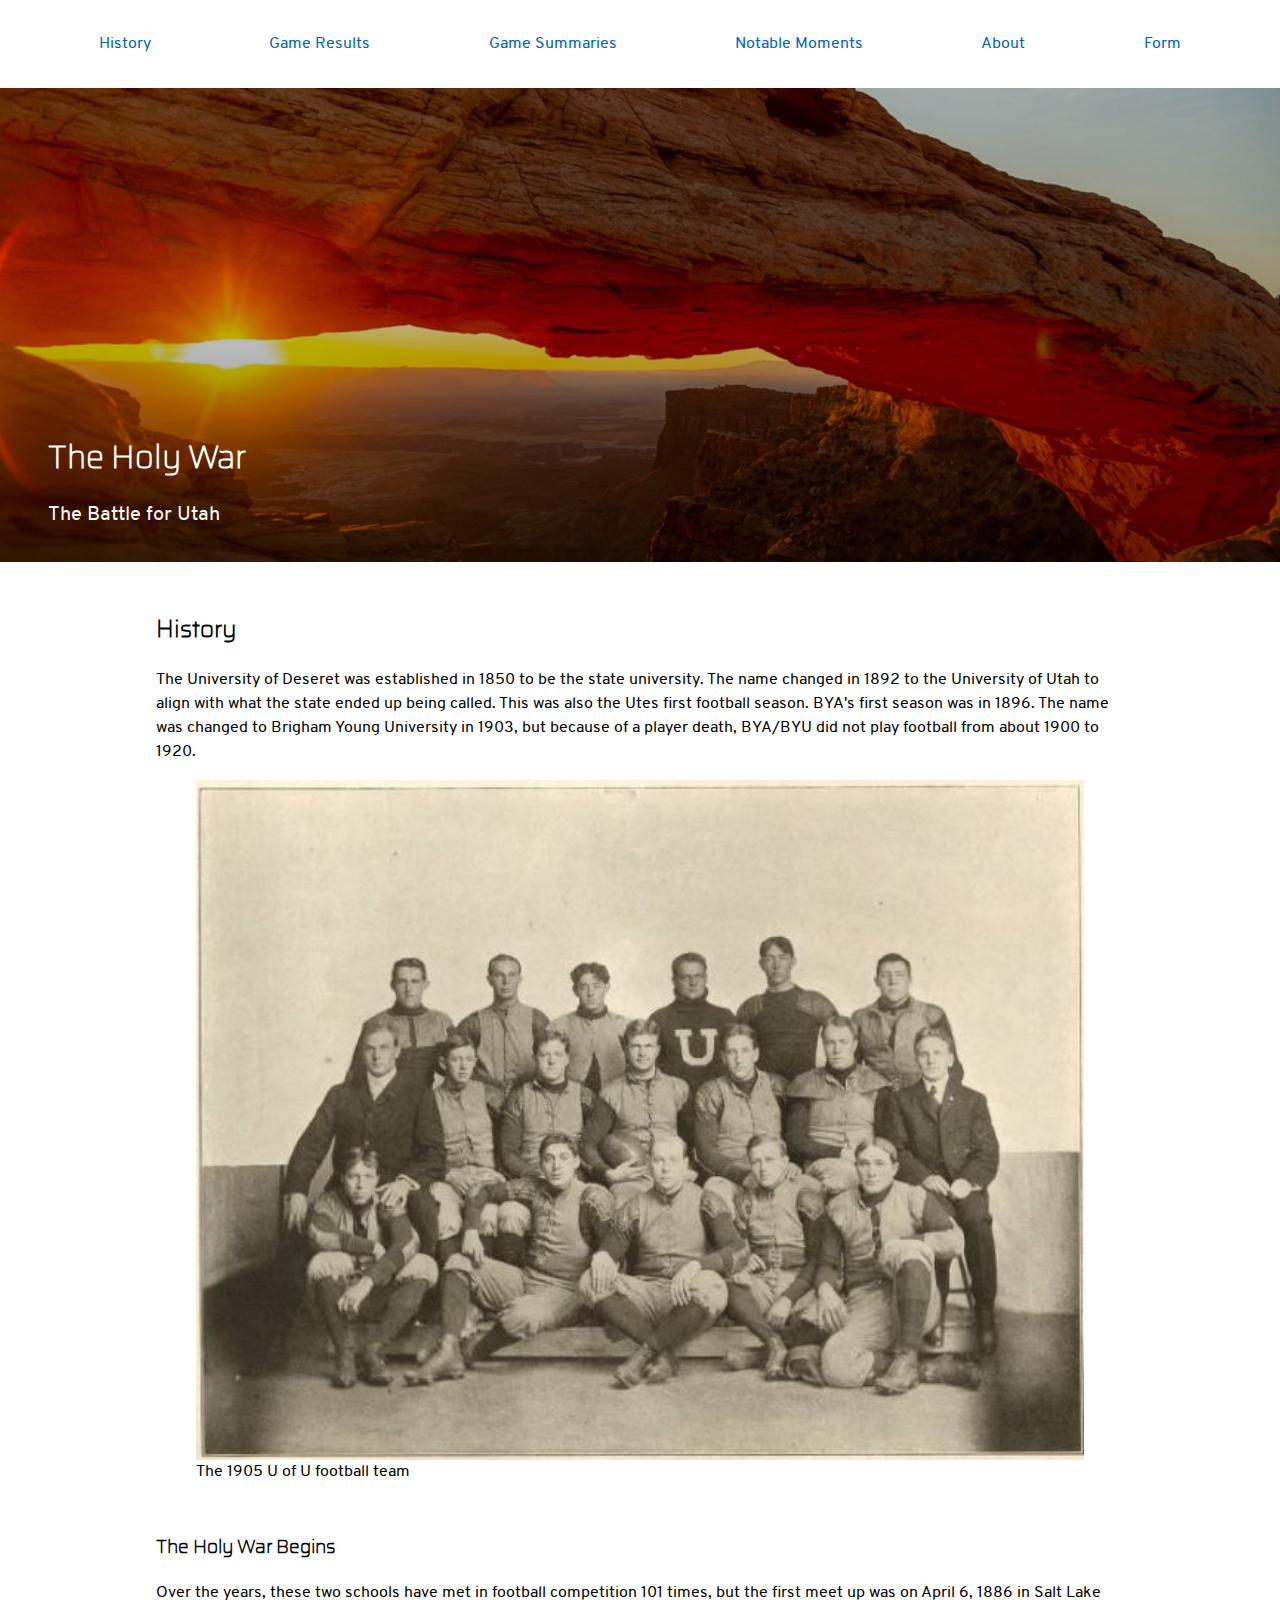
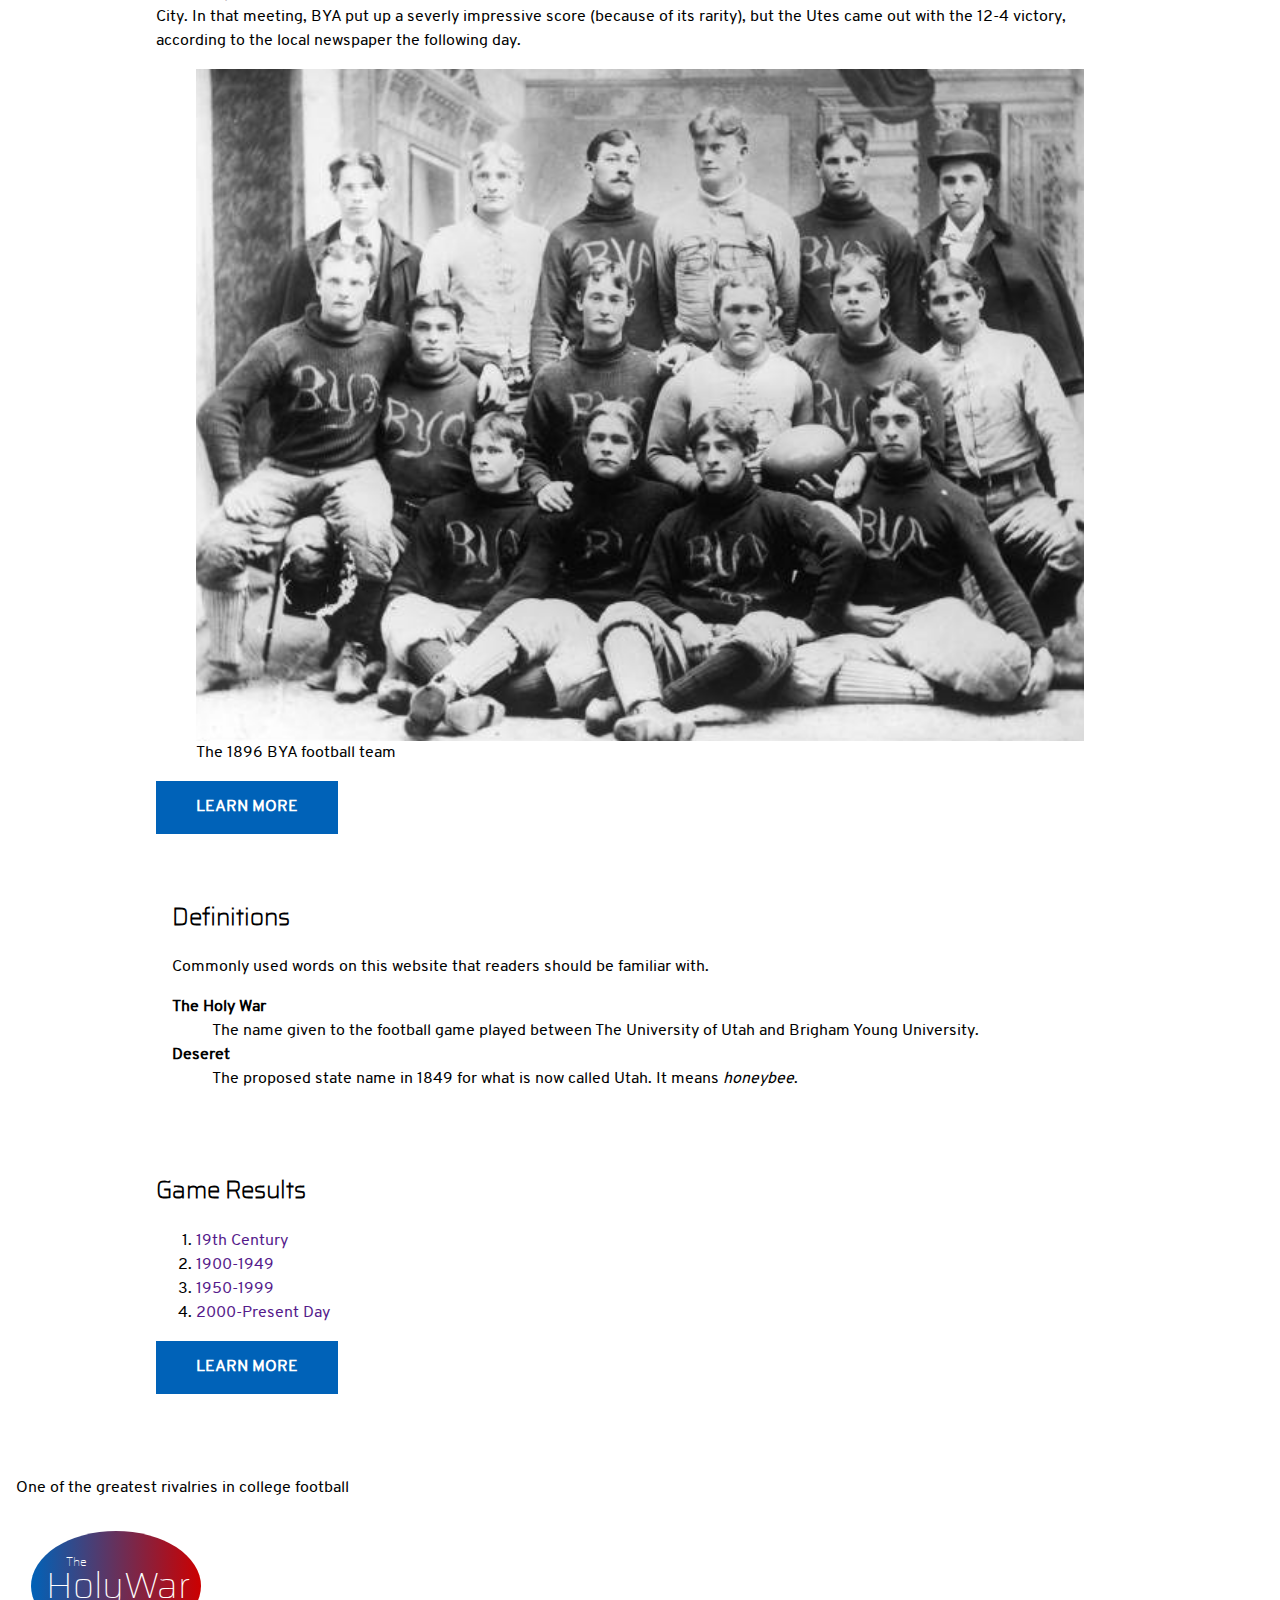
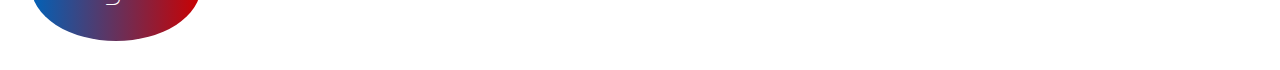
<file: index.html>
<!DOCTYPE html>
<html lang="en">
    <head>
        <meta charset="UTF-8">
        <meta http-equiv="X-UA-Compatible" content="IE=edge">
        <meta name="viewport" content="width=device-width, initial-scale=1.0">
        <meta name="description" content="A detailed history of one of college football's greatest 
        rivalries: BYU vs. U of U.">
        <!-- favicons -->
        <link rel="apple-touch-icon" sizes="180x180" href="./apple-touch-icon.png">
        <link rel="icon" type="image/png" sizes="32x32" href="./favicon-32x32.png">
        <link rel="icon" type="image/png" sizes="16x16" href="./favicon-16x16.png">
        <link rel="manifest" href="./site.webmanifest">
        <link rel="mask-icon" href="./safari-pinned-tab.svg" color="#5bbad5">
        <link rel="shortcut icon" href="./favicon.ico">
        <meta name="msapplication-TileColor" content="#da532c">
        <meta name="msapplication-config" content="./browserconfig.xml">
        <meta name="theme-color" content="#ffffff">

        <title>The Holy War</title>

        <link rel="stylesheet" href="styles/normalize.css"/>
        <link rel="stylesheet" href="webfontkit/stylesheet.css"/>
        <link rel="stylesheet" href="styles/main.css"/>
    </head>

    <body class="form">
        <header>
            <nav>
                <ul>
                    <li><a href="history/index.html">History</a></li>
                    <li><a href="games/results/index.html">Game Results</a></li>
                    <li><a href="games/summaries/index.html">Game Summaries</a></li>
                    <li><a href="games/moments/index.html">Notable Moments</a></li>
                    <li><a href="about/index.html">About</a></li>
                    <li><a href="form/index.html">Form</a></li>
                </ul>
            </nav>
        </header>
        <div class="hero">
            <picture>
                <source srcset="images/hero-1600.jpg"
                        media="(min-width: 901px)">
                <source srcset="images/hero-900.jpg"
                        media="(min-width: 501px)">
                <source srcset="images/hero-600.jpg"
                        media="(max-width: 500px)">
                <img src="images/hero-900.jpg" alt="Image of a Utah redrock arch at sunset">
            </picture>
            <div class="text-overlay">
                <h1 class="heading">The Holy War</h1>
                <p class="h1">The Battle for Utah</p>
            </div>
        </div>
        <!-- This is very much just a shell of what I hope this to be. I do not yet have the knowledge 
        of how to do what I want the website to do. -->
        <main>
            <article class="panel">
                <div class="text-wrapper">
                    <h2 class="heading">History</h2>
                    <p>The University of Deseret was established in 1850 to be the state university. The 
                    name changed in 1892 to the University of Utah to align with what the state ended up 
                    being called. This was also the Utes first football season. BYA's first season was in 
                    1896. The name was changed to Brigham Young University in 1903, but because of a 
                    player death, BYA/BYU did not play football from about 1900 to 1920.</p>
                </div>
                <div class="image-wrapper left">
                    <figure>
                        <img src="images/1905-Utah-football-team.jpg" alt="Image of the 1905 U of U football 
                        team" widthloading="lazy">
                        <figcaption>The 1905 U of U football team</figcaption>
                    </figure>
                </div>
            </article>
            <article class="panel">
                <div class="text-wrapper left">
                    <section>
                        <h3 class="heading">The Holy War Begins</h3>
                        <p>Over the years, these two schools have met in football competition 101 times,
                        but the first meet up was on April 6, 1886 in Salt Lake City. In that meeting, 
                        BYA put up a severly impressive score (because of its rarity), but the Utes came 
                        out with the 12-4 victory, according to the local newspaper the following day.</p> 
                    </section>
                </div>
                <div class="image-wrapper">
                    <figure>
                        <img src="images/1896-BYA-football-team.png" alt="Image of the 1896 BYA football team" 
                        width="600" loading="lazy">
                        <figcaption>The 1896 BYA football team</figcaption>
                    </figure>
                </div>
                <a href="" class="button">Learn More</a>  
            </article>
            <aside>
                <h2 class="heading">Definitions</h2>
                    <p>Commonly used words on this website that readers should be familiar with.</p>
                    <dl>
                        <dt><strong>The Holy War</strong></dt>
                        <dd>The name given to the football game played between The University of Utah and 
                        Brigham Young University.</dd>
                        <dt><strong>Deseret</strong></dt>
                        <dd>The proposed state name in 1849 for what is now called Utah. It means <em>honeybee</em>.</dd>
                    </dl>
            </aside>
            <article class="panel">
                <h2 class="heading">Game Results</h2>
                    <ol>
                        <li><a href="">19th Century</a></li>
                        <li><a href="">1900-1949</a></li>
                        <li><a href="">1950-1999</a></li>
                        <li><a href="">2000-Present Day</a></li>
                    </ol>
                    <a href="" class="button">Learn More</a>
            </article>
        </main>
        <footer>
            <p>One of the greatest rivalries in college football</p>
            <svg height="130" width="500">
                <defs>
                  <linearGradient id="grad1" x1="0%" y1="0%" x2="100%" y2="0%">
                    <stop offset="0%" style="stop-color: #0062B8;stop-opacity:1" />
                    <stop offset="100%" style="stop-color: #CC0000;stop-opacity:1" />
                  </linearGradient>
                </defs>
                <ellipse cx="100" cy="70" rx="85" ry="55" fill="url(#grad1)" />
                <text fill="#fff" font-size="12" font-family="sairathin" x="50" y="50">The</text>
                <text fill="#fff" font-size="36" font-family="sairathin" x="30" y="82">HolyWar</text>
              </svg>
        </footer>
    </body>
</html>
</file>
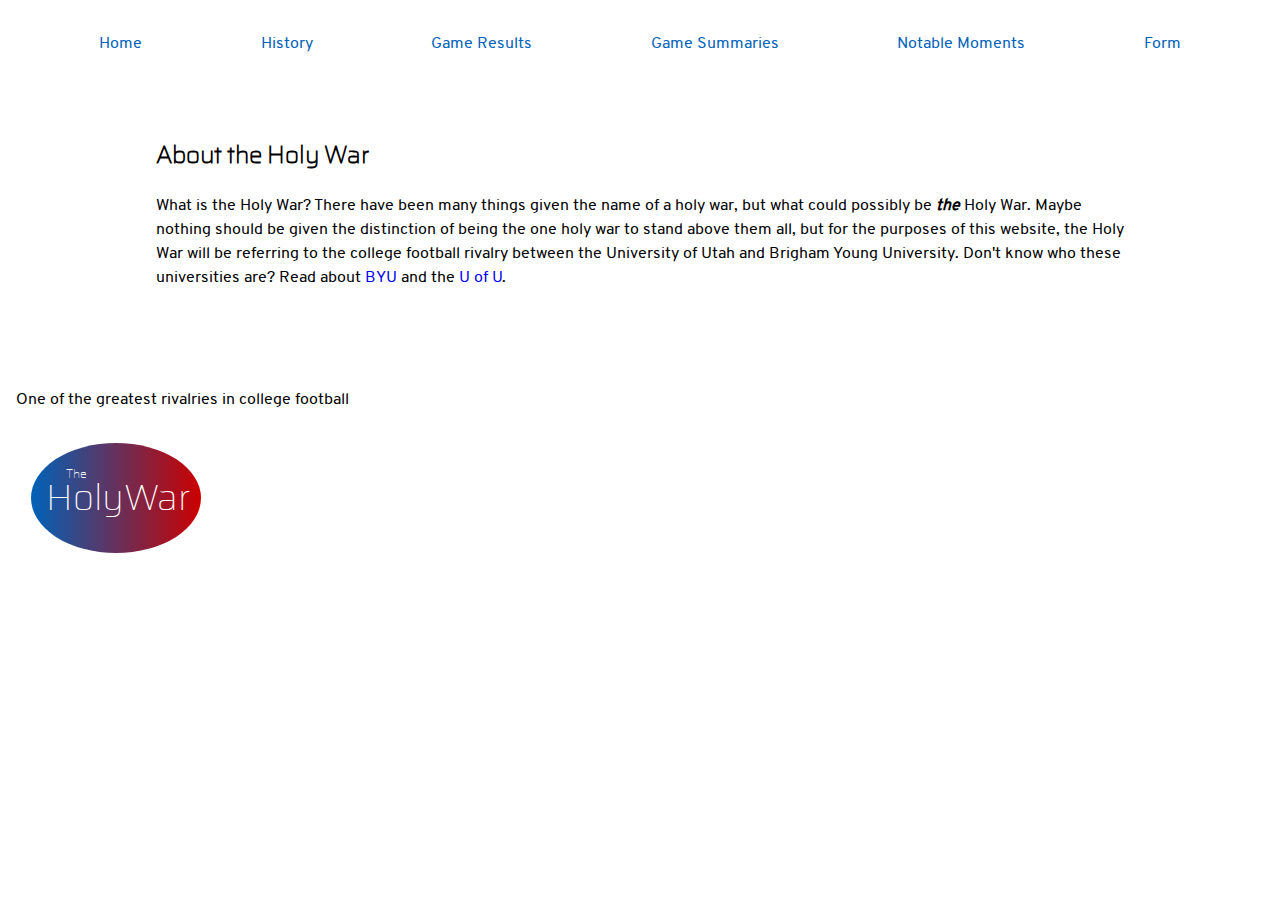
<file: about/index.html>
<!DOCTYPE html>
<html lang="en">
    <head>
        <meta charset="UTF-8">
        <meta http-equiv="X-UA-Compatible" content="IE=edge">
        <meta name="viewport" content="width=device-width, initial-scale=1.0">
        <meta name="description" content="A history of one of college football's finest rivalries, known as 
        the Holy War.">
        <!-- favicons -->
        <link rel="apple-touch-icon" sizes="180x180" href="./apple-touch-icon.png">
        <link rel="icon" type="image/png" sizes="32x32" href="./favicon-32x32.png">
        <link rel="icon" type="image/png" sizes="16x16" href="./favicon-16x16.png">
        <link rel="manifest" href="./site.webmanifest">
        <link rel="mask-icon" href="./safari-pinned-tab.svg" color="#5bbad5">
        <link rel="shortcut icon" href="./favicon.ico">
        <meta name="msapplication-TileColor" content="#da532c">
        <meta name="msapplication-config" content="./browserconfig.xml">
        <meta name="theme-color" content="#ffffff">

        <title>About the Holy War</title>

        <link rel="stylesheet" href="../styles/normalize.css"/>
        <link rel="stylesheet" href="../webfontkit/stylesheet.css"/>
        <link rel="stylesheet" href="../styles/main.css"/>
    </head>
    <body class="form">
        <header>
            <nav>
                <ul>
                    <li><a href="../index.html">Home</a></li>
                    <li><a href="../history/index.html">History</a></li>
                    <li><a href="../games/results/index.html">Game Results</a></li>
                    <li><a href="../games/summaries/index.html">Game Summaries</a></li>
                    <li><a href="../games/moments/index.html">Notable Moments</a></li>
                    <li><a href="../form/index.html">Form</a></li>
                </ul>
            </nav>
        </header>
        <main>
            <h2 class="heading">About the Holy War</h2>
                <p>What is the Holy War? There have been many things given the name of a holy war, but what could 
                possibly be <em><strong>the</strong></em> Holy War. Maybe nothing should be given the distinction 
                of being the one holy war to stand above them all, but for the purposes of this website, the Holy 
                War will be referring to the college football rivalry between the University of Utah and Brigham 
                Young University. Don't know who these universities are? Read about <a href="https://www.byu.edu/">BYU</a> and the <a href="https://www.utah.edu/">U of U</a>.</p>
        </main>
        <footer>
            <p>One of the greatest rivalries in college football</p>
            <svg height="130" width="500">
                <defs>
                  <linearGradient id="grad1" x1="0%" y1="0%" x2="100%" y2="0%">
                    <stop offset="0%" style="stop-color: #0062B8;stop-opacity:1" />
                    <stop offset="100%" style="stop-color: #CC0000;stop-opacity:1" />
                  </linearGradient>
                </defs>
                <ellipse cx="100" cy="70" rx="85" ry="55" fill="url(#grad1)" />
                <text fill="#fff" font-size="12" font-family="sairathin" x="50" y="50">The</text>
                <text fill="#fff" font-size="36" font-family="sairathin" x="30" y="82">HolyWar</text>
              </svg>
        </footer>
    </body>
</html>
</file>
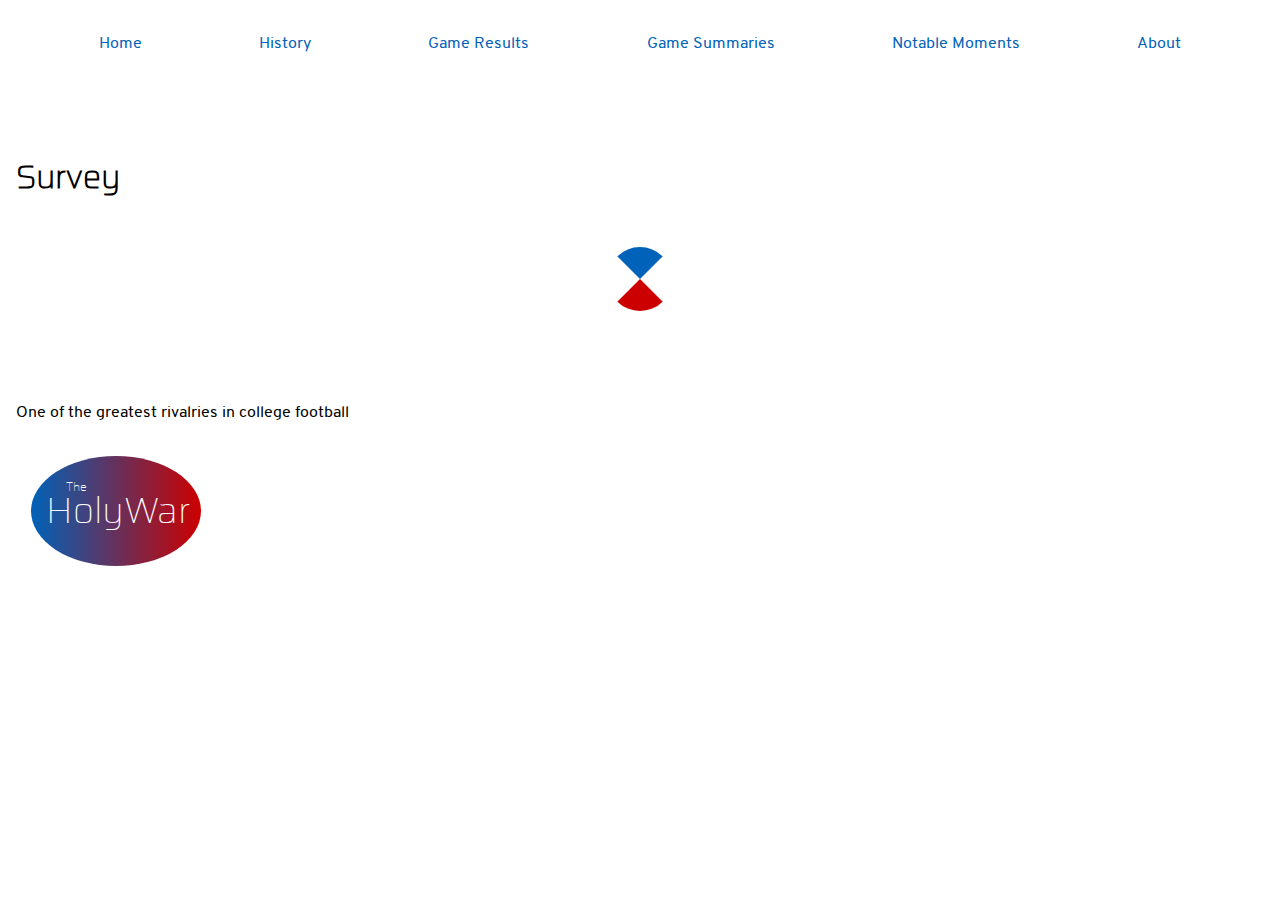
<file: form/index.html>
<!DOCTYPE html>
<html lang="en">
    <head>
        <meta charset="UTF-8">
        <meta http-equiv="X-UA-Compatible" content="IE=edge">
        <meta name="viewport" content="width=device-width, initial-scale=1.0">
        <meta name="description" content="I don't know">
        <!-- favicons -->
        <link rel="apple-touch-icon" sizes="180x180" href="./apple-touch-icon.png">
        <link rel="icon" type="image/png" sizes="32x32" href="./favicon-32x32.png">
        <link rel="icon" type="image/png" sizes="16x16" href="./favicon-16x16.png">
        <link rel="manifest" href="./site.webmanifest">
        <link rel="mask-icon" href="./safari-pinned-tab.svg" color="#5bbad5">
        <link rel="shortcut icon" href="./favicon.ico">
        <meta name="msapplication-TileColor" content="#da532c">
        <meta name="msapplication-config" content="./browserconfig.xml">
        <meta name="theme-color" content="#ffffff">

        <title>Form</title>

        <link rel="stylesheet" href="../styles/normalize.css"/>
        <link rel="stylesheet" href="../webfontkit/stylesheet.css"/>
        <link rel="stylesheet" href="../styles/main.css"/>
    </head>
    <body class="form">
        <header>
            <nav>
                <ul>
                    <li><a href="../index.html">Home</a></li>
                    <li><a href="../history/index.html">History</a></li>
                    <li><a href="../games/results/index.html">Game Results</a></li>
                    <li><a href="../games/summaries/index.html">Game Summaries</a></li>
                    <li><a href="../games/moments/index.html">Notable Moments</a></li>
                    <li><a href="../about/index.html">About</a></li>
                </ul>
            </nav>
        </header>
        <h1 class="heading">Survey</h1>
        <div class="loader"></div>
        <footer>
            <p>One of the greatest rivalries in college football</p>
            <svg height="130" width="500">
                <defs>
                  <linearGradient id="grad1" x1="0%" y1="0%" x2="100%" y2="0%">
                    <stop offset="0%" style="stop-color: #0062B8;stop-opacity:1" />
                    <stop offset="100%" style="stop-color: #CC0000;stop-opacity:1" />
                  </linearGradient>
                </defs>
                <ellipse cx="100" cy="70" rx="85" ry="55" fill="url(#grad1)" />
                <text fill="#fff" font-size="12" font-family="sairathin" x="50" y="50">The</text>
                <text fill="#fff" font-size="36" font-family="sairathin" x="30" y="82">HolyWar</text>
            </svg>
        </footer>
    </body>
</html>
</file>
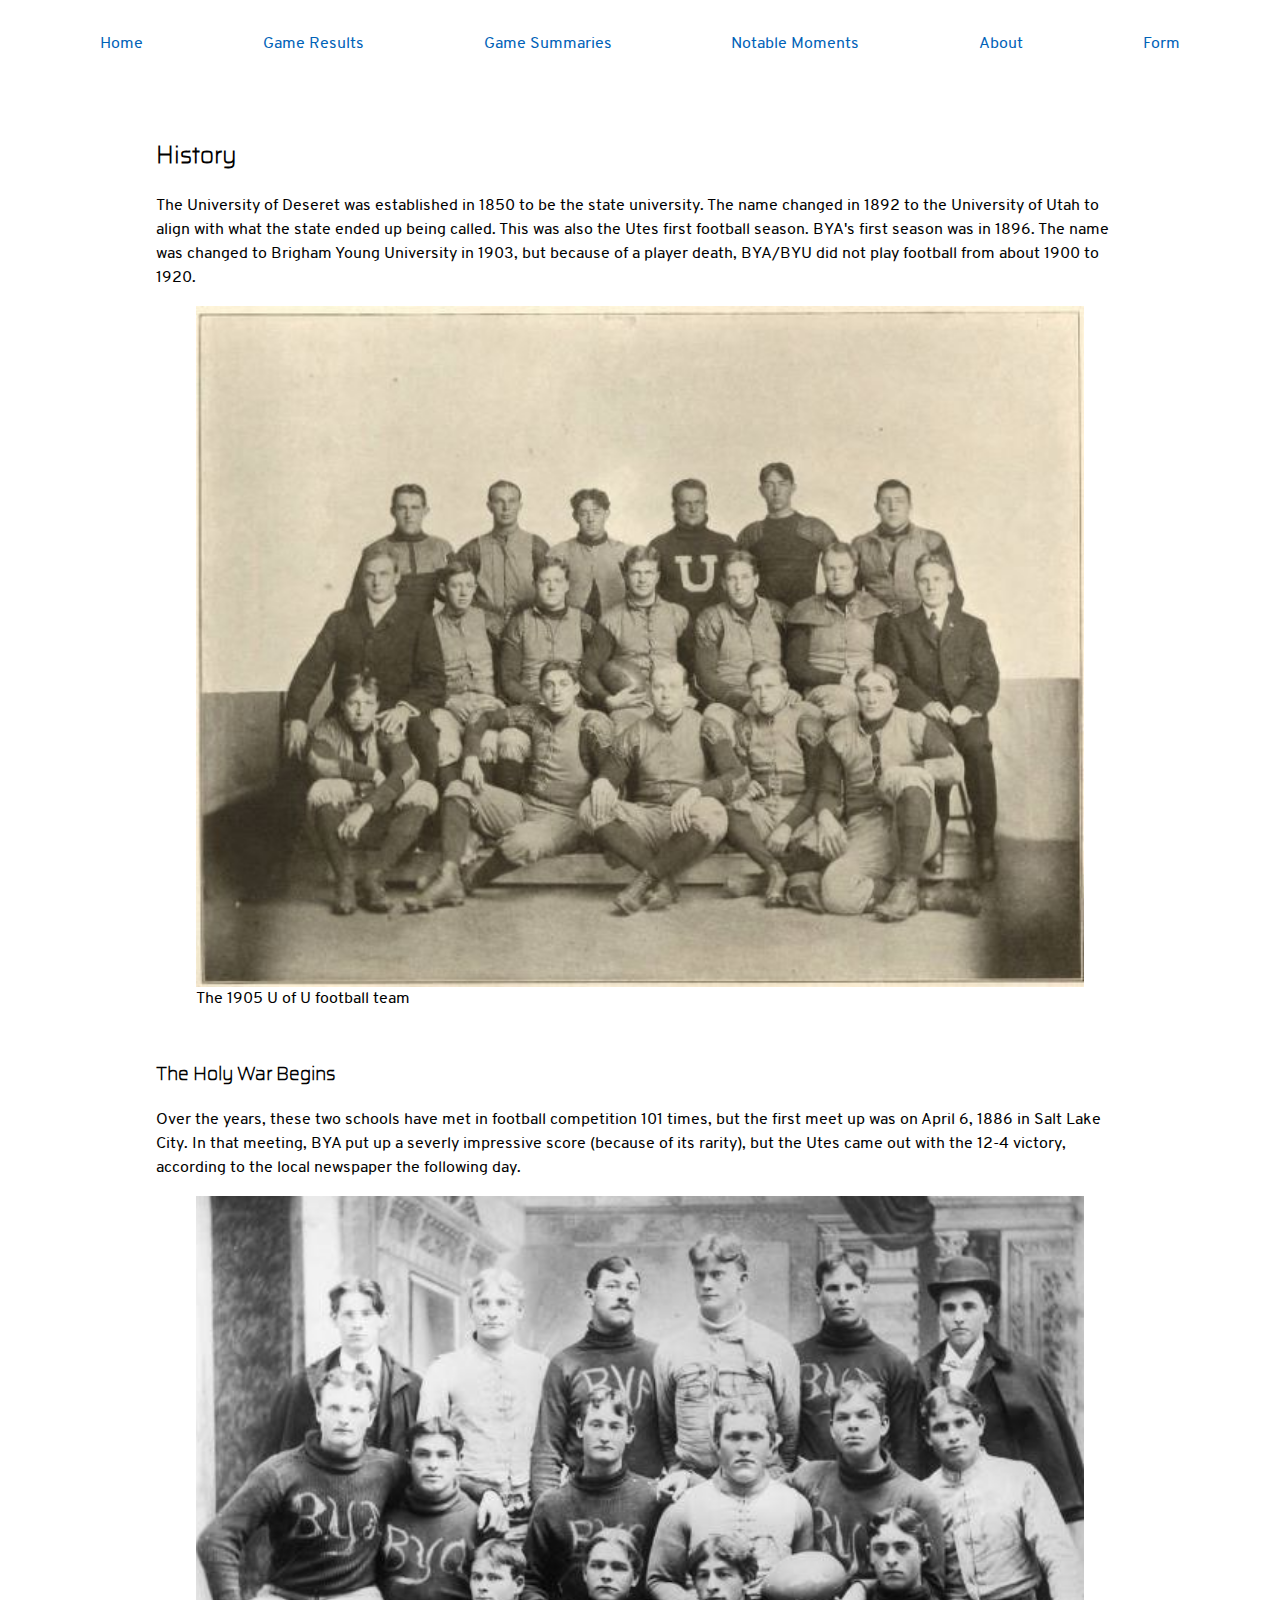
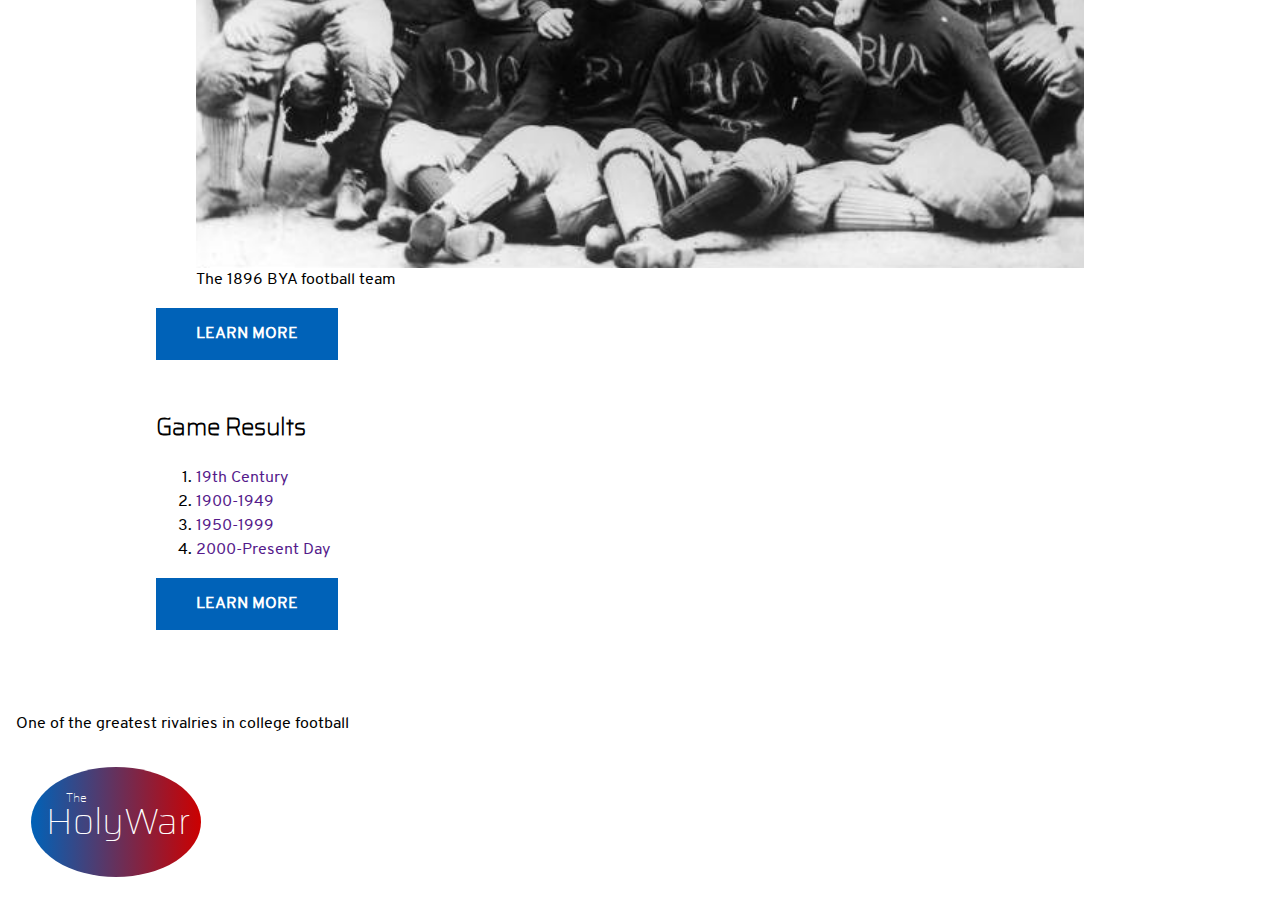
<file: history/index.html>
<!DOCTYPE html>
<html lang="en">
    <head>
        <meta charset="UTF-8">
        <meta http-equiv="X-UA-Compatible" content="IE=edge">
        <meta name="viewport" content="width=device-width, initial-scale=1.0">
        <meta name="description" content="A history of one of college football's finest rivalries, known as 
        the Holy War.">
        <!-- favicons -->
        <link rel="apple-touch-icon" sizes="180x180" href="./apple-touch-icon.png">
        <link rel="icon" type="image/png" sizes="32x32" href="./favicon-32x32.png">
        <link rel="icon" type="image/png" sizes="16x16" href="./favicon-16x16.png">
        <link rel="manifest" href="./site.webmanifest">
        <link rel="mask-icon" href="./safari-pinned-tab.svg" color="#5bbad5">
        <link rel="shortcut icon" href="./favicon.ico">
        <meta name="msapplication-TileColor" content="#da532c">
        <meta name="msapplication-config" content="./browserconfig.xml">
        <meta name="theme-color" content="#ffffff">

        <title>History of the Holy War</title>

        <link rel="stylesheet" href="../styles/normalize.css"/>
        <link rel="stylesheet" href="../webfontkit/stylesheet.css"/>
        <link rel="stylesheet" href="../styles/main.css"/>
    </head>
    <body class="form">
        <header>
            <nav>
                <ul>
                    <li><a href="../index.html">Home</a></li>
                    <li><a href="../games/results/index.html">Game Results</a></li>
                    <li><a href="../games/summaries/index.html">Game Summaries</a></li>
                    <li><a href="../games/moments/index.html">Notable Moments</a></li>
                    <li><a href="../about/index.html">About</a></li>
                    <li><a href="../form/index.html">Form</a></li>
                </ul>
            </nav>
        </header>
        <main>
            <article class="panel">
                <div class="text-wrapper">
                    <h2 class="heading">History</h2>
                    <p>The University of Deseret was established in 1850 to be the state university. The 
                    name changed in 1892 to the University of Utah to align with what the state ended up 
                    being called. This was also the Utes first football season. BYA's first season was in 
                    1896. The name was changed to Brigham Young University in 1903, but because of a 
                    player death, BYA/BYU did not play football from about 1900 to 1920.</p>
                </div>
                <div class="image-wrapper left">
                    <figure>
                        <img src="../images/1905-Utah-football-team.jpg" alt="Image of the 1905 U of U football 
                        team" widthloading="lazy">
                        <figcaption>The 1905 U of U football team</figcaption>
                    </figure>
                </div>
            </article>
            <article class="panel">
                <div class="text-wrapper left">
                    <section>
                        <h3 class="heading">The Holy War Begins</h3>
                        <p>Over the years, these two schools have met in football competition 101 times,
                        but the first meet up was on April 6, 1886 in Salt Lake City. In that meeting, 
                        BYA put up a severly impressive score (because of its rarity), but the Utes came 
                        out with the 12-4 victory, according to the local newspaper the following day.</p> 
                    </section>
                </div>
                <div class="image-wrapper">
                    <figure>
                        <img src="../images/1896-BYA-football-team.png" alt="Image of the 1896 BYA football team" 
                        width="600" loading="lazy">
                        <figcaption>The 1896 BYA football team</figcaption>
                    </figure>
                </div>
                <a href="" class="button">Learn More</a>  
            </article>
            <article class="panel">
                <h2 class="heading">Game Results</h2>
                    <ol>
                        <li><a href="">19th Century</a></li>
                        <li><a href="">1900-1949</a></li>
                        <li><a href="">1950-1999</a></li>
                        <li><a href="">2000-Present Day</a></li>
                    </ol>
                    <a href="" class="button">Learn More</a>
            </article>
        </main>
        <footer>
            <p>One of the greatest rivalries in college football</p>
            <svg height="130" width="500">
                <defs>
                    <linearGradient id="grad1" x1="0%" y1="0%" x2="100%" y2="0%">
                    <stop offset="0%" style="stop-color: #0062B8;stop-opacity:1" />
                    <stop offset="100%" style="stop-color: #CC0000;stop-opacity:1" />
                    </linearGradient>
                </defs>
                <ellipse cx="100" cy="70" rx="85" ry="55" fill="url(#grad1)" />
                <text fill="#fff" font-size="12" font-family="sairathin" x="50" y="50">The</text>
                <text fill="#fff" font-size="36" font-family="sairathin" x="30" y="82">HolyWar</text>
                </svg>
        </footer>
    </body>
</html>
</file>
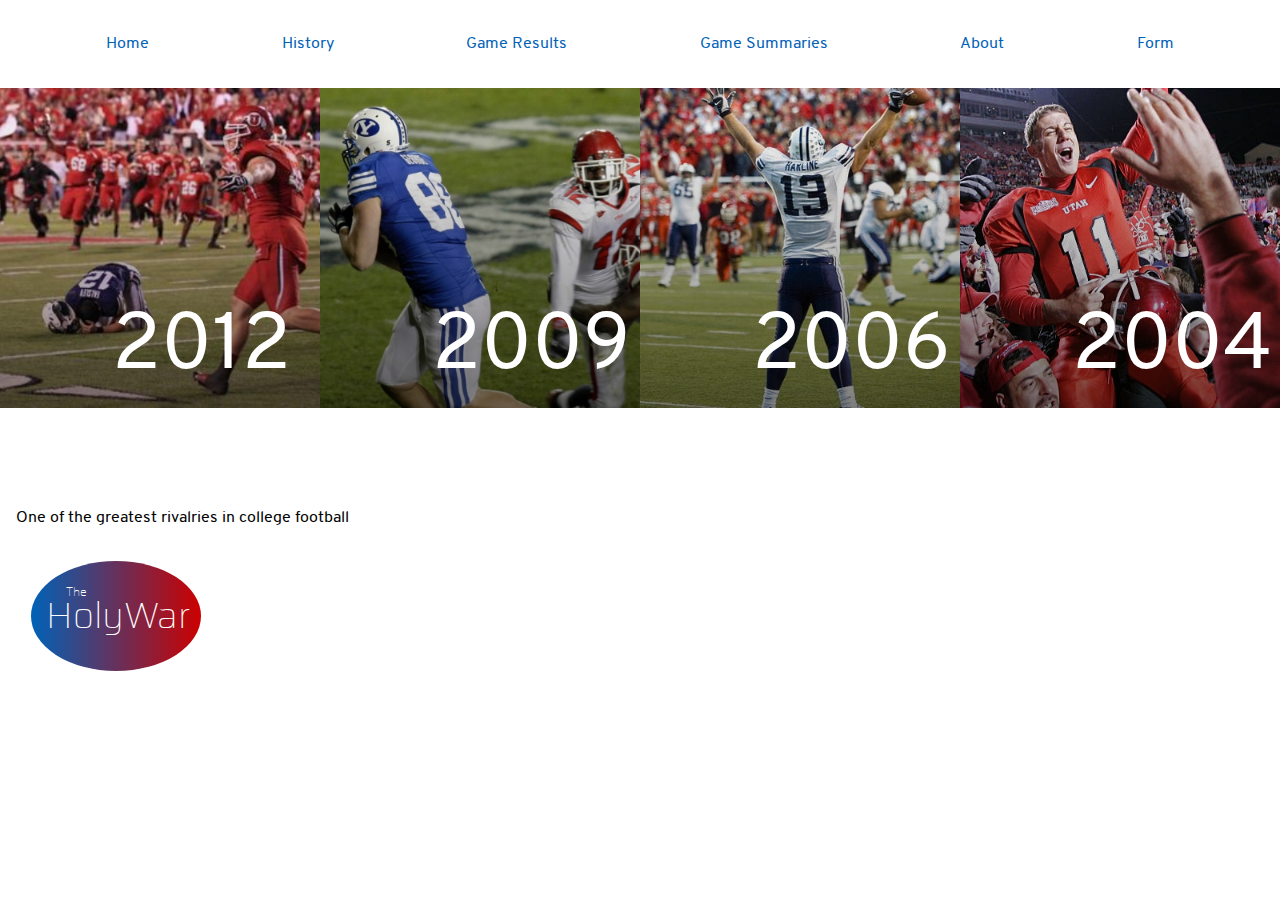
<file: games/moments/index.html>
<!DOCTYPE html>
<html lang="en">
  <head>
    <meta charset="UTF-8">
    <meta http-equiv="X-UA-Compatible" content="IE=edge">
    <meta name="viewport" content="width=device-width, initial-scale=1.0">
    <meta name="description" content="Notable moments of one of college football's finest rivalries, known as 
    the Holy War.">
    <!-- favicons -->
    <link rel="apple-touch-icon" sizes="180x180" href="./apple-touch-icon.png">
    <link rel="icon" type="image/png" sizes="32x32" href="./favicon-32x32.png">
    <link rel="icon" type="image/png" sizes="16x16" href="./favicon-16x16.png">
    <link rel="manifest" href="./site.webmanifest">
    <link rel="mask-icon" href="./safari-pinned-tab.svg" color="#5bbad5">
    <link rel="shortcut icon" href="./favicon.ico">
    <meta name="msapplication-TileColor" content="#da532c">
    <meta name="msapplication-config" content="./browserconfig.xml">
    <meta name="theme-color" content="#ffffff">

    <title>Notable Moments</title>

    <link rel="stylesheet" href="../../styles/normalize.css"/>
    <link rel="stylesheet" href="../../webfontkit/stylesheet.css"/>
    <link rel="stylesheet" href="../../styles/main.css"/>
  </head>
  <body class="form">
    <header>
      <nav>
          <ul>
            <li><a href="../../index.html">Home</a></li>
            <li><a href="../../history/index.html">History</a></li>
            <li><a href="../results/index.html">Game Results</a></li>
            <li><a href="../summaries/index.html">Game Summaries</a></li>
            <li><a href="../../about/index.html">About</a></li>
            <li><a href="../../form/index.html">Form</a></li>
          </ul>
      </nav>
    </header>
      <div class="cards">
        <div class="card">
          <a href="">
            <img src="../../images/BYU v Utah 2012.jpg" alt="BYU v. Utah 2012">
          </a>
          <div class="text-overlay">
            <p>2012</p>
          </div>
          <div class="overlay"></div>
        </div>
        <div class="card">
          <a href="">
            <img src="../../images/BYU v Utah 2009.jpg" alt="BYU v. Utah 2009">
          </a>
          <div class="text-overlay">
            <p>2009</p>
          </div>
          <div class="overlay"></div>
        </div>
        <div class="card">
          <a href="">
            <img src="../../images/BYU v Utah 2006.jpg" alt="BYU v. Utah 2006">
          </a>
          <div class="text-overlay">
            <p>2006</p>
          </div>
          <div class="overlay"></div>
        </div>
        <div class="card">
          <a href="">
            <img src="../../images/BYU v Utah 2004.jpg" alt="BYU v. Utah 2004">
          </a>
          <div class="text-overlay">
            <p>2004</p>
          </div>
          <div class="overlay"></div>
        </div>
      </div>
    <footer>
      <p>One of the greatest rivalries in college football</p>
      <svg height="130" width="500">
          <defs>
            <linearGradient id="grad1" x1="0%" y1="0%" x2="100%" y2="0%">
              <stop offset="0%" style="stop-color: #0062B8;stop-opacity:1" />
              <stop offset="100%" style="stop-color: #CC0000;stop-opacity:1" />
            </linearGradient>
          </defs>
          <ellipse cx="100" cy="70" rx="85" ry="55" fill="url(#grad1)" />
          <text fill="#fff" font-size="12" font-family="sairathin" x="50" y="50">The</text>
          <text fill="#fff" font-size="36" font-family="sairathin" x="30" y="82">HolyWar</text>
        </svg>
    </footer>
  </body>
</html>
</file>
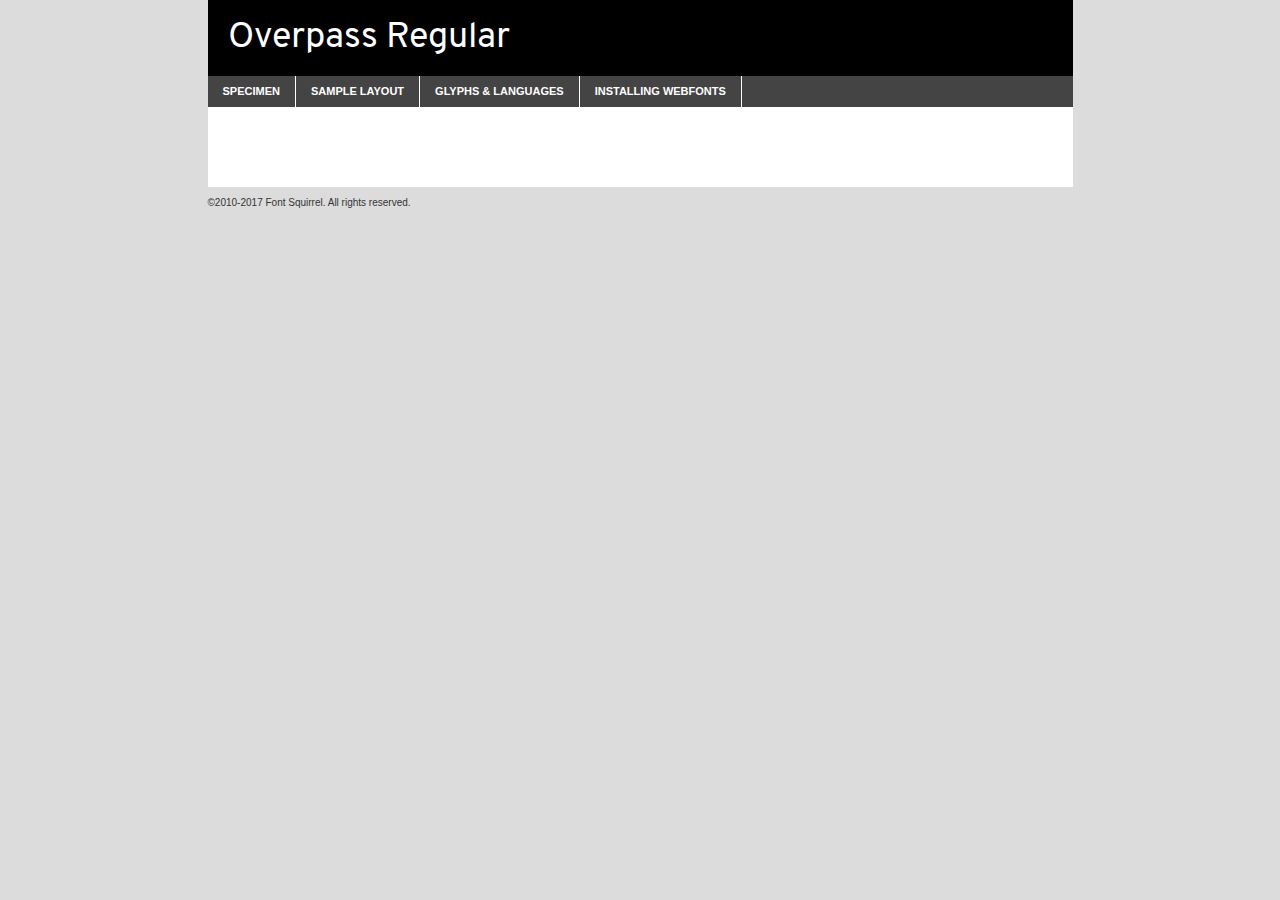
<file: webfontkit/overpass-regular-demo.html>
<!DOCTYPE html PUBLIC "-//W3C//DTD XHTML 1.0 Transitional//EN"
	"http://www.w3.org/TR/xhtml1/DTD/xhtml1-transitional.dtd">

<html xmlns="http://www.w3.org/1999/xhtml" xml:lang="en" lang="en">
<head>
	<meta http-equiv="Content-Type" content="text/html; charset=utf-8" />
	<script src="http://ajax.googleapis.com/ajax/libs/jquery/1.7.2/jquery.min.js" type="text/javascript" charset="utf-8"></script>
	<script type="text/javascript">
	(function($){$.fn.easyTabs=function(option){var param=jQuery.extend({fadeSpeed:"fast",defaultContent:1,activeClass:'active'},option);$(this).each(function(){var thisId="#"+this.id;if(param.defaultContent==''){param.defaultContent=1;}
	if(typeof param.defaultContent=="number")
	{var defaultTab=$(thisId+" .tabs li:eq("+(param.defaultContent-1)+") a").attr('href').substr(1);}else{var defaultTab=param.defaultContent;}
	$(thisId+" .tabs li a").each(function(){var tabToHide=$(this).attr('href').substr(1);$("#"+tabToHide).addClass('easytabs-tab-content');});hideAll();changeContent(defaultTab);function hideAll(){$(thisId+" .easytabs-tab-content").hide();}
	function changeContent(tabId){hideAll();$(thisId+" .tabs li").removeClass(param.activeClass);$(thisId+" .tabs li a[href=#"+tabId+"]").closest('li').addClass(param.activeClass);if(param.fadeSpeed!="none")
	{$(thisId+" #"+tabId).fadeIn(param.fadeSpeed);}else{$(thisId+" #"+tabId).show();}}
	$(thisId+" .tabs li").click(function(){var tabId=$(this).find('a').attr('href').substr(1);changeContent(tabId);return false;});});}})(jQuery);
	</script>
	<link rel="stylesheet" href="specimen_files/specimen_stylesheet.css" type="text/css" charset="utf-8" />
	<link rel="stylesheet" href="stylesheet.css" type="text/css" charset="utf-8" />

	<style type="text/css">
					body{
				font-family: 'overpassregular';
							}
		</style>

	<title>Overpass Regular Specimen</title>
	
	
	<script type="text/javascript" charset="utf-8">
		$(document).ready(function() {
			$('#container').easyTabs({defaultContent:1});
		});
	</script>
</head>

<body>
<div id="container">
	<div id="header">
		Overpass Regular	</div>
	<ul class="tabs">
		<li><a href="#specimen">Specimen</a></li>
		<li><a href="#layout">Sample Layout</a></li>
				<li><a href="#glyphs">Glyphs &amp; Languages</a></li>
		<li><a href="#installing">Installing Webfonts</a></li>
		
	</ul>
	
	<div id="main_content">

		
			<div id="specimen">
		
				<div class="section">
					<div class="grid12 firstcol">
						<div class="huge">AaBb</div>
					</div>
				</div>
		
				<div class="section">
					<div class="glyph_range">A&#x200B;B&#x200b;C&#x200b;D&#x200b;E&#x200b;F&#x200b;G&#x200b;H&#x200b;I&#x200b;J&#x200b;K&#x200b;L&#x200b;M&#x200b;N&#x200b;O&#x200b;P&#x200b;Q&#x200b;R&#x200b;S&#x200b;T&#x200b;U&#x200b;V&#x200b;W&#x200b;X&#x200b;Y&#x200b;Z&#x200b;a&#x200b;b&#x200b;c&#x200b;d&#x200b;e&#x200b;f&#x200b;g&#x200b;h&#x200b;i&#x200b;j&#x200b;k&#x200b;l&#x200b;m&#x200b;n&#x200b;o&#x200b;p&#x200b;q&#x200b;r&#x200b;s&#x200b;t&#x200b;u&#x200b;v&#x200b;w&#x200b;x&#x200b;y&#x200b;z&#x200b;1&#x200b;2&#x200b;3&#x200b;4&#x200b;5&#x200b;6&#x200b;7&#x200b;8&#x200b;9&#x200b;0&#x200b;&amp;&#x200b;.&#x200b;,&#x200b;?&#x200b;!&#x200b;&#64;&#x200b;(&#x200b;)&#x200b;#&#x200b;$&#x200b;%&#x200b;*&#x200b;+&#x200b;-&#x200b;=&#x200b;:&#x200b;;</div>
				</div>
				<div class="section">
					<div class="grid12 firstcol">
						<table class="sample_table">
							<tr><td>10</td><td class="size10">abcdefghijklmnopqrstuvwxyzABCDEFGHIJKLMNOPQRSTUVWXYZ0123456789abcdefghijklmnopqrstuvwxyzABCDEFGHIJKLMNOPQRSTUVWXYZ0123456789abcdefghijklmnopqrstuvwxyzABCDEFGHIJKLMNOPQRSTUVWXYZ</td></tr>
							<tr><td>11</td><td class="size11">abcdefghijklmnopqrstuvwxyzABCDEFGHIJKLMNOPQRSTUVWXYZ0123456789abcdefghijklmnopqrstuvwxyzABCDEFGHIJKLMNOPQRSTUVWXYZ0123456789abcdefghijklmnopqrstuvwxyzABCDEFGHIJKLMNOPQRSTUVWXYZ</td></tr>
							<tr><td>12</td><td class="size12">abcdefghijklmnopqrstuvwxyzABCDEFGHIJKLMNOPQRSTUVWXYZ0123456789abcdefghijklmnopqrstuvwxyzABCDEFGHIJKLMNOPQRSTUVWXYZ0123456789abcdefghijklmnopqrstuvwxyzABCDEFGHIJKLMNOPQRSTUVWXYZ</td></tr>
							<tr><td>13</td><td class="size13">abcdefghijklmnopqrstuvwxyzABCDEFGHIJKLMNOPQRSTUVWXYZ0123456789abcdefghijklmnopqrstuvwxyzABCDEFGHIJKLMNOPQRSTUVWXYZ0123456789abcdefghijklmnopqrstuvwxyzABCDEFGHIJKLMNOPQRSTUVWXYZ</td></tr>
							<tr><td>14</td><td class="size14">abcdefghijklmnopqrstuvwxyzABCDEFGHIJKLMNOPQRSTUVWXYZ0123456789abcdefghijklmnopqrstuvwxyzABCDEFGHIJKLMNOPQRSTUVWXYZ0123456789abcdefghijklmnopqrstuvwxyzABCDEFGHIJKLMNOPQRSTUVWXYZ</td></tr>
							<tr><td>16</td><td class="size16">abcdefghijklmnopqrstuvwxyzABCDEFGHIJKLMNOPQRSTUVWXYZ0123456789abcdefghijklmnopqrstuvwxyzABCDEFGHIJKLMNOPQRSTUVWXYZ</td></tr>
							<tr><td>18</td><td class="size18">abcdefghijklmnopqrstuvwxyzABCDEFGHIJKLMNOPQRSTUVWXYZ0123456789abcdefghijklmnopqrstuvwxyzABCDEFGHIJKLMNOPQRSTUVWXYZ</td></tr>
							<tr><td>20</td><td class="size20">abcdefghijklmnopqrstuvwxyzABCDEFGHIJKLMNOPQRSTUVWXYZ0123456789abcdefghijklmnopqrstuvwxyzABCDEFGHIJKLMNOPQRSTUVWXYZ</td></tr>
							<tr><td>24</td><td class="size24">abcdefghijklmnopqrstuvwxyzABCDEFGHIJKLMNOPQRSTUVWXYZ0123456789abcdefghijklmnopqrstuvwxyzABCDEFGHIJKLMNOPQRSTUVWXYZ</td></tr>
							<tr><td>30</td><td class="size30">abcdefghijklmnopqrstuvwxyzABCDEFGHIJKLMNOPQRSTUVWXYZ0123456789abcdefghijklmnopqrstuvwxyzABCDEFGHIJKLMNOPQRSTUVWXYZ</td></tr>
							<tr><td>36</td><td class="size36">abcdefghijklmnopqrstuvwxyzABCDEFGHIJKLMNOPQRSTUVWXYZ0123456789abcdefghijklmnopqrstuvwxyzABCDEFGHIJKLMNOPQRSTUVWXYZ</td></tr>
							<tr><td>48</td><td class="size48">abcdefghijklmnopqrstuvwxyzABCDEFGHIJKLMNOPQRSTUVWXYZ0123456789abcdefghijklmnopqrstuvwxyzABCDEFGHIJKLMNOPQRSTUVWXYZ</td></tr>
							<tr><td>60</td><td class="size60">abcdefghijklmnopqrstuvwxyzABCDEFGHIJKLMNOPQRSTUVWXYZ0123456789abcdefghijklmnopqrstuvwxyzABCDEFGHIJKLMNOPQRSTUVWXYZ</td></tr>
							<tr><td>72</td><td class="size72">abcdefghijklmnopqrstuvwxyzABCDEFGHIJKLMNOPQRSTUVWXYZ0123456789abcdefghijklmnopqrstuvwxyzABCDEFGHIJKLMNOPQRSTUVWXYZ</td></tr>
							<tr><td>90</td><td class="size90">abcdefghijklmnopqrstuvwxyzABCDEFGHIJKLMNOPQRSTUVWXYZ0123456789abcdefghijklmnopqrstuvwxyzABCDEFGHIJKLMNOPQRSTUVWXYZ</td></tr>
						</table>
				
					</div>
			
				</div>
		
		
		
								<div class="section" id="bodycomparison">


										<div id="xheight">
				<div class="fontbody">&#x25FC;&#x25FC;&#x25FC;&#x25FC;&#x25FC;&#x25FC;&#x25FC;&#x25FC;&#x25FC;&#x25FC;&#x25FC;&#x25FC;&#x25FC;&#x25FC;&#x25FC;&#x25FC;&#x25FC;&#x25FC;&#x25FC;&#x25FC;&#x25FC;&#x25FC;&#x25FC;&#x25FC;&#x25FC;&#x25FC;&#x25FC;&#x25FC;&#x25FC;&#x25FC;&#x25FC;&#x25FC;&#x25FC;&#x25FC;&#x25FC;&#x25FC;&#x25FC;&#x25FC;&#x25FC;&#x25FC;&#x25FC;&#x25FC;&#x25FC;&#x25FC;&#x25FC;&#x25FC;&#x25FC;&#x25FC;&#x25FC;&#x25FC;&#x25FC;&#x25FC;&#x25FC;&#x25FC;&#x25FC;&#x25FC;&#x25FC;&#x25FC;&#x25FC;&#x25FC;&#x25FC;&#x25FC;&#x25FC;&#x25FC;&#x25FC;&#x25FC;&#x25FC;&#x25FC;&#x25FC;&#x25FC;&#x25FC;&#x25FC;&#x25FC;&#x25FC;&#x25FC;&#x25FC;&#x25FC;&#x25FC;&#x25FC;&#x25FC;&#x25FC;&#x25FC;&#x25FC;&#x25FC;&#x25FC;&#x25FC;&#x25FC;&#x25FC;&#x25FC;&#x25FC;&#x25FC;&#x25FC;&#x25FC;&#x25FC;&#x25FC;&#x25FC;&#x25FC;&#x25FC;&#x25FC;body</div><div class="arialbody">body</div><div class="verdanabody">body</div><div class="georgiabody">body</div></div>
										<div class="fontbody" style="z-index:1">
											body<span>Overpass Regular</span>
										</div>
										<div class="arialbody" style="z-index:1">
											body<span>Arial</span>
										</div>
										<div class="verdanabody" style="z-index:1">
											body<span>Verdana</span>
										</div>
										<div class="georgiabody" style="z-index:1">
											body<span>Georgia</span>
										</div>



								</div>
		
		
				<div class="section psample psample_row1" id="">
					
					<div class="grid2 firstcol">
						<p class="size10"><span>10.</span>Aenean lacinia bibendum nulla sed consectetur. Fusce dapibus, tellus ac cursus commodo, tortor mauris condimentum nibh, ut fermentum massa justo sit amet risus. Nullam id dolor id nibh ultricies vehicula ut id elit. Cum sociis natoque penatibus et magnis dis parturient montes, nascetur ridiculus mus. Nulla vitae elit libero, a pharetra augue.</p>
			
					</div>
					<div class="grid3">
						<p class="size11"><span>11.</span>Aenean lacinia bibendum nulla sed consectetur. Fusce dapibus, tellus ac cursus commodo, tortor mauris condimentum nibh, ut fermentum massa justo sit amet risus. Nullam id dolor id nibh ultricies vehicula ut id elit. Cum sociis natoque penatibus et magnis dis parturient montes, nascetur ridiculus mus. Nulla vitae elit libero, a pharetra augue.</p>
			
					</div>
					<div class="grid3">
						<p class="size12"><span>12.</span>Aenean lacinia bibendum nulla sed consectetur. Fusce dapibus, tellus ac cursus commodo, tortor mauris condimentum nibh, ut fermentum massa justo sit amet risus. Nullam id dolor id nibh ultricies vehicula ut id elit. Cum sociis natoque penatibus et magnis dis parturient montes, nascetur ridiculus mus. Nulla vitae elit libero, a pharetra augue.</p>
			
					</div>
					<div class="grid4">
						<p class="size13"><span>13.</span>Aenean lacinia bibendum nulla sed consectetur. Fusce dapibus, tellus ac cursus commodo, tortor mauris condimentum nibh, ut fermentum massa justo sit amet risus. Nullam id dolor id nibh ultricies vehicula ut id elit. Cum sociis natoque penatibus et magnis dis parturient montes, nascetur ridiculus mus. Nulla vitae elit libero, a pharetra augue.</p>
			
					</div>
					<div class="white_blend"></div>
					
				</div>
				<div class="section psample psample_row2" id="">
					<div class="grid3 firstcol">
						<p class="size14"><span>14.</span>Aenean lacinia bibendum nulla sed consectetur. Fusce dapibus, tellus ac cursus commodo, tortor mauris condimentum nibh, ut fermentum massa justo sit amet risus. Nullam id dolor id nibh ultricies vehicula ut id elit. Cum sociis natoque penatibus et magnis dis parturient montes, nascetur ridiculus mus. Nulla vitae elit libero, a pharetra augue.</p>
			
					</div>
					<div class="grid4">
						<p class="size16"><span>16.</span>Aenean lacinia bibendum nulla sed consectetur. Fusce dapibus, tellus ac cursus commodo, tortor mauris condimentum nibh, ut fermentum massa justo sit amet risus. Nullam id dolor id nibh ultricies vehicula ut id elit. Cum sociis natoque penatibus et magnis dis parturient montes, nascetur ridiculus mus. Nulla vitae elit libero, a pharetra augue.</p>
			
					</div>
					<div class="grid5">
						<p class="size18"><span>18.</span>Aenean lacinia bibendum nulla sed consectetur. Fusce dapibus, tellus ac cursus commodo, tortor mauris condimentum nibh, ut fermentum massa justo sit amet risus. Nullam id dolor id nibh ultricies vehicula ut id elit. Cum sociis natoque penatibus et magnis dis parturient montes, nascetur ridiculus mus. Nulla vitae elit libero, a pharetra augue.</p>
			
					</div>

					<div class="white_blend"></div>

				</div>
				
				<div class="section psample psample_row3" id="">
					<div class="grid5 firstcol">
						<p class="size20"><span>20.</span>Aenean lacinia bibendum nulla sed consectetur. Fusce dapibus, tellus ac cursus commodo, tortor mauris condimentum nibh, ut fermentum massa justo sit amet risus. Nullam id dolor id nibh ultricies vehicula ut id elit. Cum sociis natoque penatibus et magnis dis parturient montes, nascetur ridiculus mus. Nulla vitae elit libero, a pharetra augue.</p>
					</div>
					<div class="grid7">
						<p class="size24"><span>24.</span>Aenean lacinia bibendum nulla sed consectetur. Fusce dapibus, tellus ac cursus commodo, tortor mauris condimentum nibh, ut fermentum massa justo sit amet risus. Nullam id dolor id nibh ultricies vehicula ut id elit. Cum sociis natoque penatibus et magnis dis parturient montes, nascetur ridiculus mus. Nulla vitae elit libero, a pharetra augue.</p>
					</div>
					
					<div class="white_blend"></div>
					
				</div>
				
				<div class="section psample psample_row4" id="">
					<div class="grid12 firstcol">
						<p class="size30"><span>30.</span>Aenean lacinia bibendum nulla sed consectetur. Fusce dapibus, tellus ac cursus commodo, tortor mauris condimentum nibh, ut fermentum massa justo sit amet risus. Nullam id dolor id nibh ultricies vehicula ut id elit. Cum sociis natoque penatibus et magnis dis parturient montes, nascetur ridiculus mus. Nulla vitae elit libero, a pharetra augue.</p>
					</div>
					<div class="white_blend"></div>
					
				</div>
				
				
				
				<div class="section psample psample_row1 fullreverse">
					<div class="grid2 firstcol">
						<p class="size10"><span>10.</span>Aenean lacinia bibendum nulla sed consectetur. Fusce dapibus, tellus ac cursus commodo, tortor mauris condimentum nibh, ut fermentum massa justo sit amet risus. Nullam id dolor id nibh ultricies vehicula ut id elit. Cum sociis natoque penatibus et magnis dis parturient montes, nascetur ridiculus mus. Nulla vitae elit libero, a pharetra augue.</p>
			
					</div>
					<div class="grid3">
						<p class="size11"><span>11.</span>Aenean lacinia bibendum nulla sed consectetur. Fusce dapibus, tellus ac cursus commodo, tortor mauris condimentum nibh, ut fermentum massa justo sit amet risus. Nullam id dolor id nibh ultricies vehicula ut id elit. Cum sociis natoque penatibus et magnis dis parturient montes, nascetur ridiculus mus. Nulla vitae elit libero, a pharetra augue.</p>
			
					</div>
					<div class="grid3">
						<p class="size12"><span>12.</span>Aenean lacinia bibendum nulla sed consectetur. Fusce dapibus, tellus ac cursus commodo, tortor mauris condimentum nibh, ut fermentum massa justo sit amet risus. Nullam id dolor id nibh ultricies vehicula ut id elit. Cum sociis natoque penatibus et magnis dis parturient montes, nascetur ridiculus mus. Nulla vitae elit libero, a pharetra augue.</p>
			
					</div>
					<div class="grid4">
						<p class="size13"><span>13.</span>Aenean lacinia bibendum nulla sed consectetur. Fusce dapibus, tellus ac cursus commodo, tortor mauris condimentum nibh, ut fermentum massa justo sit amet risus. Nullam id dolor id nibh ultricies vehicula ut id elit. Cum sociis natoque penatibus et magnis dis parturient montes, nascetur ridiculus mus. Nulla vitae elit libero, a pharetra augue.</p>
			
					</div>
					<div class="black_blend"></div>
					
				</div>
				
				<div class="section psample psample_row2 fullreverse">
					<div class="grid3 firstcol">
						<p class="size14"><span>14.</span>Aenean lacinia bibendum nulla sed consectetur. Fusce dapibus, tellus ac cursus commodo, tortor mauris condimentum nibh, ut fermentum massa justo sit amet risus. Nullam id dolor id nibh ultricies vehicula ut id elit. Cum sociis natoque penatibus et magnis dis parturient montes, nascetur ridiculus mus. Nulla vitae elit libero, a pharetra augue.</p>
			
					</div>
					<div class="grid4">
						<p class="size16"><span>16.</span>Aenean lacinia bibendum nulla sed consectetur. Fusce dapibus, tellus ac cursus commodo, tortor mauris condimentum nibh, ut fermentum massa justo sit amet risus. Nullam id dolor id nibh ultricies vehicula ut id elit. Cum sociis natoque penatibus et magnis dis parturient montes, nascetur ridiculus mus. Nulla vitae elit libero, a pharetra augue.</p>
			
					</div>
					<div class="grid5">
						<p class="size18"><span>18.</span>Aenean lacinia bibendum nulla sed consectetur. Fusce dapibus, tellus ac cursus commodo, tortor mauris condimentum nibh, ut fermentum massa justo sit amet risus. Nullam id dolor id nibh ultricies vehicula ut id elit. Cum sociis natoque penatibus et magnis dis parturient montes, nascetur ridiculus mus. Nulla vitae elit libero, a pharetra augue.</p>
			
					</div>
					<div class="black_blend"></div>

				</div>
				
				<div class="section psample fullreverse psample_row3" id="">
					<div class="grid5 firstcol">
						<p class="size20"><span>20.</span>Aenean lacinia bibendum nulla sed consectetur. Fusce dapibus, tellus ac cursus commodo, tortor mauris condimentum nibh, ut fermentum massa justo sit amet risus. Nullam id dolor id nibh ultricies vehicula ut id elit. Cum sociis natoque penatibus et magnis dis parturient montes, nascetur ridiculus mus. Nulla vitae elit libero, a pharetra augue.</p>
					</div>
					<div class="grid7">
						<p class="size24"><span>24.</span>Aenean lacinia bibendum nulla sed consectetur. Fusce dapibus, tellus ac cursus commodo, tortor mauris condimentum nibh, ut fermentum massa justo sit amet risus. Nullam id dolor id nibh ultricies vehicula ut id elit. Cum sociis natoque penatibus et magnis dis parturient montes, nascetur ridiculus mus. Nulla vitae elit libero, a pharetra augue.</p>
					</div>
					
					<div class="black_blend"></div>
					
				</div>
				
				<div class="section psample fullreverse psample_row4" id="" style="border-bottom: 20px #000 solid;">
					<div class="grid12 firstcol">
						<p class="size30"><span>30.</span>Aenean lacinia bibendum nulla sed consectetur. Fusce dapibus, tellus ac cursus commodo, tortor mauris condimentum nibh, ut fermentum massa justo sit amet risus. Nullam id dolor id nibh ultricies vehicula ut id elit. Cum sociis natoque penatibus et magnis dis parturient montes, nascetur ridiculus mus. Nulla vitae elit libero, a pharetra augue.</p>
					</div>
					<div class="black_blend"></div>
					
				</div>
				
				
				
				
			</div>
			
			<div id="layout">
				
				<div class="section">
					
					<div class="grid12 firstcol">
						<h1>Lorem Ipsum Dolor</h1>
						<h2>Etiam porta sem malesuada magna mollis euismod</h2>
						
						<p class="byline">By <a href="#link">Aenean Lacinia</a></p>
					</div>
				</div>
				<div class="section">
					<div class="grid8 firstcol">
						<p class="large">Donec sed odio dui. Morbi leo risus, porta ac consectetur ac, vestibulum at eros. Fusce dapibus, tellus ac cursus commodo, tortor mauris condimentum nibh, ut fermentum massa justo sit amet risus. </p>

						
						<h3>Pellentesque ornare sem</h3>

						<p>Maecenas sed diam eget risus varius blandit sit amet non magna. Maecenas faucibus mollis interdum. Donec ullamcorper nulla non metus auctor fringilla. Nullam id dolor id nibh ultricies vehicula ut id elit. Nullam id dolor id nibh ultricies vehicula ut id elit. </p>

						<p>Aenean eu leo quam. Pellentesque ornare sem lacinia quam venenatis vestibulum. Lorem ipsum dolor sit amet, consectetur adipiscing elit. Cum sociis natoque penatibus et magnis dis parturient montes, nascetur ridiculus mus. </p>

						<p>Nulla vitae elit libero, a pharetra augue. Praesent commodo cursus magna, vel scelerisque nisl consectetur et. Aenean lacinia bibendum nulla sed consectetur. </p>

						<p>Nullam quis risus eget urna mollis ornare vel eu leo. Nullam quis risus eget urna mollis ornare vel eu leo. Maecenas sed diam eget risus varius blandit sit amet non magna. Donec ullamcorper nulla non metus auctor fringilla. </p>

						<h3>Cras mattis consectetur</h3>

						<p>Aenean eu leo quam. Pellentesque ornare sem lacinia quam venenatis vestibulum. Aenean lacinia bibendum nulla sed consectetur. Integer posuere erat a ante venenatis dapibus posuere velit aliquet. Cras mattis consectetur purus sit amet fermentum. </p>

						<p>Nullam id dolor id nibh ultricies vehicula ut id elit. Nullam quis risus eget urna mollis ornare vel eu leo. Cras mattis consectetur purus sit amet fermentum.</p>
					</div>
					
					<div class="grid4 sidebar">
						
						<div class="box reverse">
							<p class="last">Nullam quis risus eget urna mollis ornare vel eu leo. Donec ullamcorper nulla non metus auctor fringilla. Cras mattis consectetur purus sit amet fermentum. Sed posuere consectetur est at lobortis. Lorem ipsum dolor sit amet, consectetur adipiscing elit. </p>
						</div>
						
						<p class="caption">Maecenas sed diam eget risus varius.</p>

						<p>Vestibulum id ligula porta felis euismod semper. Integer posuere erat a ante venenatis dapibus posuere velit aliquet. Vestibulum id ligula porta felis euismod semper. Sed posuere consectetur est at lobortis. Maecenas sed diam eget risus varius blandit sit amet non magna. Fusce dapibus, tellus ac cursus commodo, tortor mauris condimentum nibh, ut fermentum massa justo sit amet risus. </p>

					

						<p>Duis mollis, est non commodo luctus, nisi erat porttitor ligula, eget lacinia odio sem nec elit. Aenean lacinia bibendum nulla sed consectetur. Vivamus sagittis lacus vel augue laoreet rutrum faucibus dolor auctor. Aenean lacinia bibendum nulla sed consectetur. Nullam quis risus eget urna mollis ornare vel eu leo. </p>

						<p>Praesent commodo cursus magna, vel scelerisque nisl consectetur et. Donec ullamcorper nulla non metus auctor fringilla. Maecenas faucibus mollis interdum. Fusce dapibus, tellus ac cursus commodo, tortor mauris condimentum nibh, ut fermentum massa justo sit amet risus. </p>

					</div>
				</div>
				
			</div>


			



		<div id="glyphs">
			<div class="section">
				<div class="grid12 firstcol">
			
				<h1>Language Support</h1>
				<p>The subset of Overpass Regular in this kit supports the following languages:<br />
			
					Albanian, Basque, Breton, Chamorro, Danish, Dutch, English, Faroese, Finnish, French, Frisian, Galician, German, Icelandic, Italian, Malagasy, Norwegian, Portuguese, Spanish, Alsatian, Aragonese, Arapaho, Arrernte, Asturian, Aymara, Bislama, Cebuano, Corsican, Fijian, French_creole, Genoese, Gilbertese, Greenlandic, Haitian_creole, Hiligaynon, Hmong, Hopi, Ibanag, Iloko_ilokano, Indonesian, Interglossa_glosa, Interlingua, Irish_gaelic, Jerriais, Lojban, Lombard, Luxembourgeois, Manx, Mohawk, Norfolk_pitcairnese, Occitan, Oromo, Pangasinan, Papiamento, Piedmontese, Potawatomi, Rhaeto-romance, Romansh, Rotokas, Sami_lule, Samoan, Sardinian, Scots_gaelic, Seychelles_creole, Shona, Sicilian, Somali, Southern_ndebele, Swahili, Swati_swazi, Tagalog_filipino_pilipino, Tetum, Tok_pisin, Uyghur_latinized, Volapuk, Walloon, Warlpiri, Xhosa, Yapese, Zulu, Latinbasic, Ubasic, Demo				</p>
				<h1>Glyph Chart</h1>
				<p>The subset of Overpass Regular in this kit includes all the glyphs listed below. Unicode entities are included above each glyph to help you insert individual characters into your layout.</p>
				<div id="glyph_chart">
			
																				 <div><p>&amp;#13;</p>&#13;</div>
																				 <div><p>&amp;#32;</p>&#32;</div>
																				 <div><p>&amp;#33;</p>&#33;</div>
																				 <div><p>&amp;#34;</p>&#34;</div>
																				 <div><p>&amp;#35;</p>&#35;</div>
																				 <div><p>&amp;#36;</p>&#36;</div>
																				 <div><p>&amp;#37;</p>&#37;</div>
																				 <div><p>&amp;#38;</p>&#38;</div>
																				 <div><p>&amp;#39;</p>&#39;</div>
																				 <div><p>&amp;#40;</p>&#40;</div>
																				 <div><p>&amp;#41;</p>&#41;</div>
																				 <div><p>&amp;#42;</p>&#42;</div>
																				 <div><p>&amp;#43;</p>&#43;</div>
																				 <div><p>&amp;#44;</p>&#44;</div>
																				 <div><p>&amp;#45;</p>&#45;</div>
																				 <div><p>&amp;#46;</p>&#46;</div>
																				 <div><p>&amp;#47;</p>&#47;</div>
																				 <div><p>&amp;#48;</p>&#48;</div>
																				 <div><p>&amp;#49;</p>&#49;</div>
																				 <div><p>&amp;#50;</p>&#50;</div>
																				 <div><p>&amp;#51;</p>&#51;</div>
																				 <div><p>&amp;#52;</p>&#52;</div>
																				 <div><p>&amp;#53;</p>&#53;</div>
																				 <div><p>&amp;#54;</p>&#54;</div>
																				 <div><p>&amp;#55;</p>&#55;</div>
																				 <div><p>&amp;#56;</p>&#56;</div>
																				 <div><p>&amp;#57;</p>&#57;</div>
																				 <div><p>&amp;#58;</p>&#58;</div>
																				 <div><p>&amp;#59;</p>&#59;</div>
																				 <div><p>&amp;#60;</p>&#60;</div>
																				 <div><p>&amp;#61;</p>&#61;</div>
																				 <div><p>&amp;#62;</p>&#62;</div>
																				 <div><p>&amp;#63;</p>&#63;</div>
																				 <div><p>&amp;#64;</p>&#64;</div>
																				 <div><p>&amp;#65;</p>&#65;</div>
																				 <div><p>&amp;#66;</p>&#66;</div>
																				 <div><p>&amp;#67;</p>&#67;</div>
																				 <div><p>&amp;#68;</p>&#68;</div>
																				 <div><p>&amp;#69;</p>&#69;</div>
																				 <div><p>&amp;#70;</p>&#70;</div>
																				 <div><p>&amp;#71;</p>&#71;</div>
																				 <div><p>&amp;#72;</p>&#72;</div>
																				 <div><p>&amp;#73;</p>&#73;</div>
																				 <div><p>&amp;#74;</p>&#74;</div>
																				 <div><p>&amp;#75;</p>&#75;</div>
																				 <div><p>&amp;#76;</p>&#76;</div>
																				 <div><p>&amp;#77;</p>&#77;</div>
																				 <div><p>&amp;#78;</p>&#78;</div>
																				 <div><p>&amp;#79;</p>&#79;</div>
																				 <div><p>&amp;#80;</p>&#80;</div>
																				 <div><p>&amp;#81;</p>&#81;</div>
																				 <div><p>&amp;#82;</p>&#82;</div>
																				 <div><p>&amp;#83;</p>&#83;</div>
																				 <div><p>&amp;#84;</p>&#84;</div>
																				 <div><p>&amp;#85;</p>&#85;</div>
																				 <div><p>&amp;#86;</p>&#86;</div>
																				 <div><p>&amp;#87;</p>&#87;</div>
																				 <div><p>&amp;#88;</p>&#88;</div>
																				 <div><p>&amp;#89;</p>&#89;</div>
																				 <div><p>&amp;#90;</p>&#90;</div>
																				 <div><p>&amp;#91;</p>&#91;</div>
																				 <div><p>&amp;#92;</p>&#92;</div>
																				 <div><p>&amp;#93;</p>&#93;</div>
																				 <div><p>&amp;#94;</p>&#94;</div>
																				 <div><p>&amp;#95;</p>&#95;</div>
																				 <div><p>&amp;#96;</p>&#96;</div>
																				 <div><p>&amp;#97;</p>&#97;</div>
																				 <div><p>&amp;#98;</p>&#98;</div>
																				 <div><p>&amp;#99;</p>&#99;</div>
																				 <div><p>&amp;#100;</p>&#100;</div>
																				 <div><p>&amp;#101;</p>&#101;</div>
																				 <div><p>&amp;#102;</p>&#102;</div>
																				 <div><p>&amp;#103;</p>&#103;</div>
																				 <div><p>&amp;#104;</p>&#104;</div>
																				 <div><p>&amp;#105;</p>&#105;</div>
																				 <div><p>&amp;#106;</p>&#106;</div>
																				 <div><p>&amp;#107;</p>&#107;</div>
																				 <div><p>&amp;#108;</p>&#108;</div>
																				 <div><p>&amp;#109;</p>&#109;</div>
																				 <div><p>&amp;#110;</p>&#110;</div>
																				 <div><p>&amp;#111;</p>&#111;</div>
																				 <div><p>&amp;#112;</p>&#112;</div>
																				 <div><p>&amp;#113;</p>&#113;</div>
																				 <div><p>&amp;#114;</p>&#114;</div>
																				 <div><p>&amp;#115;</p>&#115;</div>
																				 <div><p>&amp;#116;</p>&#116;</div>
																				 <div><p>&amp;#117;</p>&#117;</div>
																				 <div><p>&amp;#118;</p>&#118;</div>
																				 <div><p>&amp;#119;</p>&#119;</div>
																				 <div><p>&amp;#120;</p>&#120;</div>
																				 <div><p>&amp;#121;</p>&#121;</div>
																				 <div><p>&amp;#122;</p>&#122;</div>
																				 <div><p>&amp;#123;</p>&#123;</div>
																				 <div><p>&amp;#124;</p>&#124;</div>
																				 <div><p>&amp;#125;</p>&#125;</div>
																				 <div><p>&amp;#126;</p>&#126;</div>
																				 <div><p>&amp;#160;</p>&#160;</div>
																				 <div><p>&amp;#161;</p>&#161;</div>
																				 <div><p>&amp;#162;</p>&#162;</div>
																				 <div><p>&amp;#163;</p>&#163;</div>
																				 <div><p>&amp;#164;</p>&#164;</div>
																				 <div><p>&amp;#165;</p>&#165;</div>
																				 <div><p>&amp;#166;</p>&#166;</div>
																				 <div><p>&amp;#167;</p>&#167;</div>
																				 <div><p>&amp;#168;</p>&#168;</div>
																				 <div><p>&amp;#169;</p>&#169;</div>
																				 <div><p>&amp;#170;</p>&#170;</div>
																				 <div><p>&amp;#171;</p>&#171;</div>
																				 <div><p>&amp;#172;</p>&#172;</div>
																				 <div><p>&amp;#173;</p>&#173;</div>
																				 <div><p>&amp;#174;</p>&#174;</div>
																				 <div><p>&amp;#175;</p>&#175;</div>
																				 <div><p>&amp;#176;</p>&#176;</div>
																				 <div><p>&amp;#177;</p>&#177;</div>
																				 <div><p>&amp;#178;</p>&#178;</div>
																				 <div><p>&amp;#179;</p>&#179;</div>
																				 <div><p>&amp;#180;</p>&#180;</div>
																				 <div><p>&amp;#181;</p>&#181;</div>
																				 <div><p>&amp;#182;</p>&#182;</div>
																				 <div><p>&amp;#183;</p>&#183;</div>
																				 <div><p>&amp;#184;</p>&#184;</div>
																				 <div><p>&amp;#185;</p>&#185;</div>
																				 <div><p>&amp;#186;</p>&#186;</div>
																				 <div><p>&amp;#187;</p>&#187;</div>
																				 <div><p>&amp;#188;</p>&#188;</div>
																				 <div><p>&amp;#189;</p>&#189;</div>
																				 <div><p>&amp;#190;</p>&#190;</div>
																				 <div><p>&amp;#191;</p>&#191;</div>
																				 <div><p>&amp;#192;</p>&#192;</div>
																				 <div><p>&amp;#193;</p>&#193;</div>
																				 <div><p>&amp;#194;</p>&#194;</div>
																				 <div><p>&amp;#195;</p>&#195;</div>
																				 <div><p>&amp;#196;</p>&#196;</div>
																				 <div><p>&amp;#197;</p>&#197;</div>
																				 <div><p>&amp;#198;</p>&#198;</div>
																				 <div><p>&amp;#199;</p>&#199;</div>
																				 <div><p>&amp;#200;</p>&#200;</div>
																				 <div><p>&amp;#201;</p>&#201;</div>
																				 <div><p>&amp;#202;</p>&#202;</div>
																				 <div><p>&amp;#203;</p>&#203;</div>
																				 <div><p>&amp;#204;</p>&#204;</div>
																				 <div><p>&amp;#205;</p>&#205;</div>
																				 <div><p>&amp;#206;</p>&#206;</div>
																				 <div><p>&amp;#207;</p>&#207;</div>
																				 <div><p>&amp;#208;</p>&#208;</div>
																				 <div><p>&amp;#209;</p>&#209;</div>
																				 <div><p>&amp;#210;</p>&#210;</div>
																				 <div><p>&amp;#211;</p>&#211;</div>
																				 <div><p>&amp;#212;</p>&#212;</div>
																				 <div><p>&amp;#213;</p>&#213;</div>
																				 <div><p>&amp;#214;</p>&#214;</div>
																				 <div><p>&amp;#215;</p>&#215;</div>
																				 <div><p>&amp;#216;</p>&#216;</div>
																				 <div><p>&amp;#217;</p>&#217;</div>
																				 <div><p>&amp;#218;</p>&#218;</div>
																				 <div><p>&amp;#219;</p>&#219;</div>
																				 <div><p>&amp;#220;</p>&#220;</div>
																				 <div><p>&amp;#221;</p>&#221;</div>
																				 <div><p>&amp;#222;</p>&#222;</div>
																				 <div><p>&amp;#223;</p>&#223;</div>
																				 <div><p>&amp;#224;</p>&#224;</div>
																				 <div><p>&amp;#225;</p>&#225;</div>
																				 <div><p>&amp;#226;</p>&#226;</div>
																				 <div><p>&amp;#227;</p>&#227;</div>
																				 <div><p>&amp;#228;</p>&#228;</div>
																				 <div><p>&amp;#229;</p>&#229;</div>
																				 <div><p>&amp;#230;</p>&#230;</div>
																				 <div><p>&amp;#231;</p>&#231;</div>
																				 <div><p>&amp;#232;</p>&#232;</div>
																				 <div><p>&amp;#233;</p>&#233;</div>
																				 <div><p>&amp;#234;</p>&#234;</div>
																				 <div><p>&amp;#235;</p>&#235;</div>
																				 <div><p>&amp;#236;</p>&#236;</div>
																				 <div><p>&amp;#237;</p>&#237;</div>
																				 <div><p>&amp;#238;</p>&#238;</div>
																				 <div><p>&amp;#239;</p>&#239;</div>
																				 <div><p>&amp;#240;</p>&#240;</div>
																				 <div><p>&amp;#241;</p>&#241;</div>
																				 <div><p>&amp;#242;</p>&#242;</div>
																				 <div><p>&amp;#243;</p>&#243;</div>
																				 <div><p>&amp;#244;</p>&#244;</div>
																				 <div><p>&amp;#245;</p>&#245;</div>
																				 <div><p>&amp;#246;</p>&#246;</div>
																				 <div><p>&amp;#247;</p>&#247;</div>
																				 <div><p>&amp;#248;</p>&#248;</div>
																				 <div><p>&amp;#249;</p>&#249;</div>
																				 <div><p>&amp;#250;</p>&#250;</div>
																				 <div><p>&amp;#251;</p>&#251;</div>
																				 <div><p>&amp;#252;</p>&#252;</div>
																				 <div><p>&amp;#253;</p>&#253;</div>
																				 <div><p>&amp;#254;</p>&#254;</div>
																				 <div><p>&amp;#255;</p>&#255;</div>
																				 <div><p>&amp;#338;</p>&#338;</div>
																				 <div><p>&amp;#339;</p>&#339;</div>
																				 <div><p>&amp;#376;</p>&#376;</div>
																				 <div><p>&amp;#710;</p>&#710;</div>
																				 <div><p>&amp;#732;</p>&#732;</div>
																				 <div><p>&amp;#8192;</p>&#8192;</div>
																				 <div><p>&amp;#8193;</p>&#8193;</div>
																				 <div><p>&amp;#8194;</p>&#8194;</div>
																				 <div><p>&amp;#8195;</p>&#8195;</div>
																				 <div><p>&amp;#8196;</p>&#8196;</div>
																				 <div><p>&amp;#8197;</p>&#8197;</div>
																				 <div><p>&amp;#8198;</p>&#8198;</div>
																				 <div><p>&amp;#8199;</p>&#8199;</div>
																				 <div><p>&amp;#8200;</p>&#8200;</div>
																				 <div><p>&amp;#8201;</p>&#8201;</div>
																				 <div><p>&amp;#8202;</p>&#8202;</div>
																				 <div><p>&amp;#8208;</p>&#8208;</div>
																				 <div><p>&amp;#8209;</p>&#8209;</div>
																				 <div><p>&amp;#8210;</p>&#8210;</div>
																				 <div><p>&amp;#8211;</p>&#8211;</div>
																				 <div><p>&amp;#8212;</p>&#8212;</div>
																				 <div><p>&amp;#8216;</p>&#8216;</div>
																				 <div><p>&amp;#8217;</p>&#8217;</div>
																				 <div><p>&amp;#8218;</p>&#8218;</div>
																				 <div><p>&amp;#8220;</p>&#8220;</div>
																				 <div><p>&amp;#8221;</p>&#8221;</div>
																				 <div><p>&amp;#8222;</p>&#8222;</div>
																				 <div><p>&amp;#8226;</p>&#8226;</div>
																				 <div><p>&amp;#8230;</p>&#8230;</div>
																				 <div><p>&amp;#8239;</p>&#8239;</div>
																				 <div><p>&amp;#8249;</p>&#8249;</div>
																				 <div><p>&amp;#8250;</p>&#8250;</div>
																				 <div><p>&amp;#8287;</p>&#8287;</div>
																				 <div><p>&amp;#8364;</p>&#8364;</div>
																				 <div><p>&amp;#8482;</p>&#8482;</div>
																				 <div><p>&amp;#9724;</p>&#9724;</div>
																				 <div><p>&amp;#64257;</p>&#64257;</div>
																				 <div><p>&amp;#64258;</p>&#64258;</div>
																																						</div>	
				</div>
		
		
			</div>
		</div>
		
		
		<div id="specs">
			
		</div>
	
		<div id="installing">
			<div class="section">
				<div class="grid7 firstcol">
					<h1>Installing Webfonts</h1>
					
					<p>Webfonts are supported by all major browser platforms but not all in the same way. There are currently four different font formats that must be included in order to target all browsers. This includes TTF, WOFF, EOT and SVG.</p>
					
					<h2>1. Upload your webfonts</h2>
					<p>You must upload your webfont kit to your website. They should be in or near the same directory as your CSS files.</p>
					
					<h2>2. Include the webfont stylesheet</h2>
					<p>A special CSS @font-face declaration helps the various browsers select the appropriate font it needs without causing you a bunch of headaches. Learn more about this syntax by reading the <a href="https://www.fontspring.com/blog/further-hardening-of-the-bulletproof-syntax">Fontspring blog post</a> about it. The code for it is as follows:</p>


<code>
@font-face{ 
	font-family: 'MyWebFont';
	src: url('WebFont.eot');
	src: url('WebFont.eot?#iefix') format('embedded-opentype'),
	     url('WebFont.woff') format('woff'),
	     url('WebFont.ttf') format('truetype'),
	     url('WebFont.svg#webfont') format('svg');
}
</code>

	<p>We've already gone ahead and generated the code for you. All you have to do is link to the stylesheet in your HTML, like this:</p>
	<code>&lt;link rel=&quot;stylesheet&quot; href=&quot;stylesheet.css&quot; type=&quot;text/css&quot; charset=&quot;utf-8&quot; /&gt;</code>

					<h2>3. Modify your own stylesheet</h2>
					<p>To take advantage of your new fonts, you must tell your stylesheet to use them. Look at the original @font-face declaration above and find the property called "font-family." The name linked there will be what you use to reference the font. Prepend that webfont name to the font stack in the "font-family" property, inside the selector you want to change. For example:</p>
<code>p { font-family: 'WebFont', Arial, sans-serif; }</code>

<h2>4. Test</h2>
<p>Getting webfonts to work cross-browser <em>can</em> be tricky. Use the information in the sidebar to help you if you find that fonts aren't loading in a particular browser.</p>
				</div>
				
				<div class="grid5 sidebar">
					<div class="box">
						<h2>Troubleshooting<br />Font-Face Problems</h2>
						<p>Having trouble getting your webfonts to load in your new website? Here are some tips to sort out what might be the problem.</p>

						<h3>Fonts not showing in any browser</h3>

						<p>This sounds like you need to work on the plumbing. You either did not upload the fonts to the correct directory, or you did not link the fonts properly in the CSS. If you've confirmed that all this is correct and you still have a problem, take a look at your .htaccess file and see if requests are getting intercepted.</p>

						<h3>Fonts not loading in iPhone or iPad</h3>

						<p>The most common problem here is that you are serving the fonts from an IIS server. IIS refuses to serve files that have unknown MIME types. If that is the case, you must set the MIME type for SVG to "image/svg+xml" in the server settings. Follow these instructions from Microsoft if you need help.</p>

						<h3>Fonts not loading in Firefox</h3>

						<p>The primary reason for this failure? You are still using a version Firefox older than 3.5. So upgrade already! If that isn't it, then you are very likely serving fonts from a different domain. Firefox requires that all font assets be served from the same domain. Lastly it is possible that you need to add WOFF to your list of MIME types (if you are serving via IIS.)</p>

						<h3>Fonts not loading in IE</h3>

						<p>Are you looking at Internet Explorer on an actual Windows machine or are you cheating by using a service like Adobe BrowserLab? Many of these screenshot services do not render @font-face for IE. Best to test it on a real machine.</p>

						<h3>Fonts not loading in IE9</h3>

						<p>IE9, like Firefox, requires that fonts be served from the same domain as the website. Make sure that is the case.</p>
					</div>
				</div>
			</div>
			
		</div>
	
	</div>
	<div id="footer">
		<p>&copy;2010-2017 Font Squirrel. All rights reserved.</p>
	</div>
</div>
</body>
</html>
</file>
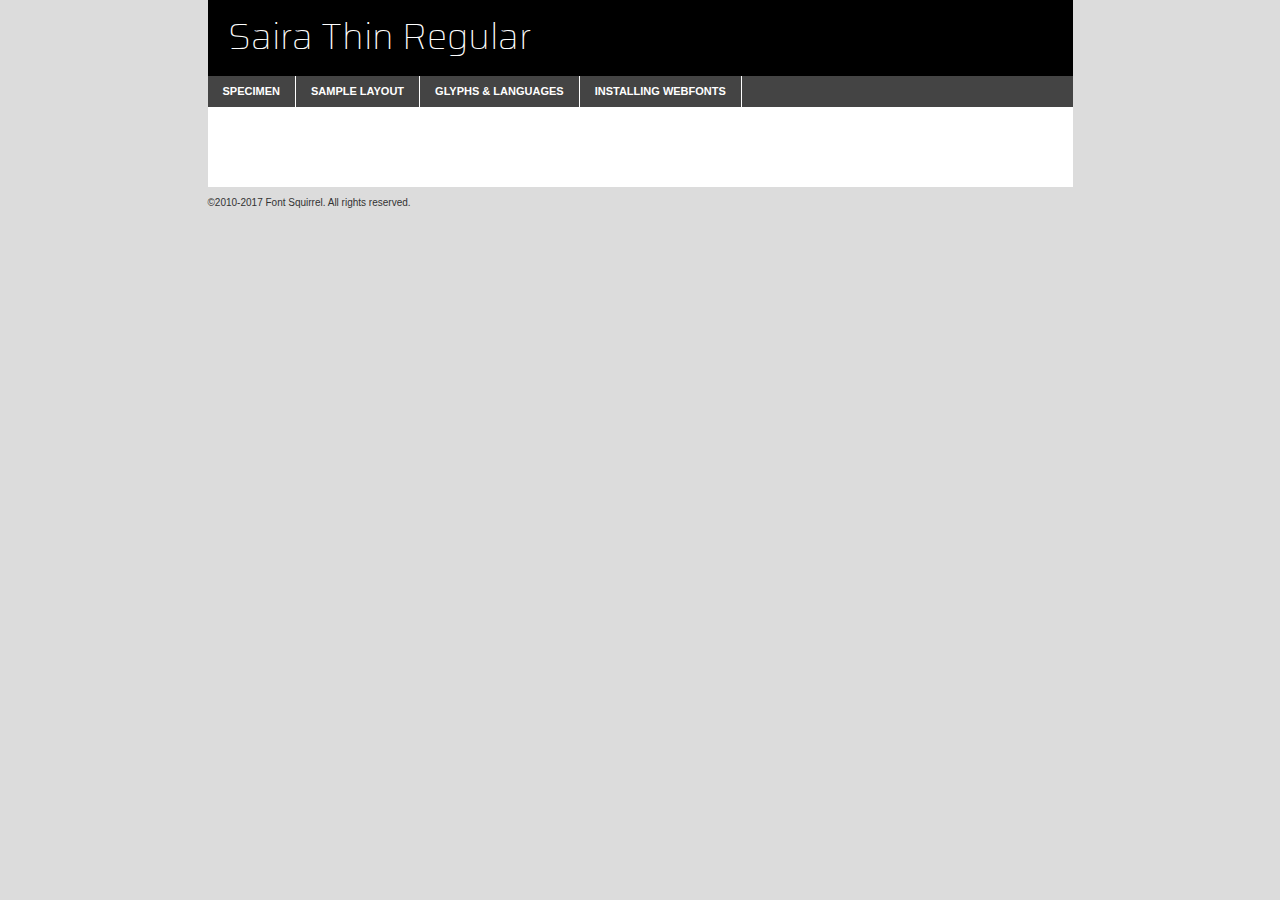
<file: webfontkit/saira-variablefont_wdthwght-demo.html>
<!DOCTYPE html PUBLIC "-//W3C//DTD XHTML 1.0 Transitional//EN"
	"http://www.w3.org/TR/xhtml1/DTD/xhtml1-transitional.dtd">

<html xmlns="http://www.w3.org/1999/xhtml" xml:lang="en" lang="en">
<head>
	<meta http-equiv="Content-Type" content="text/html; charset=utf-8" />
	<script src="http://ajax.googleapis.com/ajax/libs/jquery/1.7.2/jquery.min.js" type="text/javascript" charset="utf-8"></script>
	<script type="text/javascript">
	(function($){$.fn.easyTabs=function(option){var param=jQuery.extend({fadeSpeed:"fast",defaultContent:1,activeClass:'active'},option);$(this).each(function(){var thisId="#"+this.id;if(param.defaultContent==''){param.defaultContent=1;}
	if(typeof param.defaultContent=="number")
	{var defaultTab=$(thisId+" .tabs li:eq("+(param.defaultContent-1)+") a").attr('href').substr(1);}else{var defaultTab=param.defaultContent;}
	$(thisId+" .tabs li a").each(function(){var tabToHide=$(this).attr('href').substr(1);$("#"+tabToHide).addClass('easytabs-tab-content');});hideAll();changeContent(defaultTab);function hideAll(){$(thisId+" .easytabs-tab-content").hide();}
	function changeContent(tabId){hideAll();$(thisId+" .tabs li").removeClass(param.activeClass);$(thisId+" .tabs li a[href=#"+tabId+"]").closest('li').addClass(param.activeClass);if(param.fadeSpeed!="none")
	{$(thisId+" #"+tabId).fadeIn(param.fadeSpeed);}else{$(thisId+" #"+tabId).show();}}
	$(thisId+" .tabs li").click(function(){var tabId=$(this).find('a').attr('href').substr(1);changeContent(tabId);return false;});});}})(jQuery);
	</script>
	<link rel="stylesheet" href="specimen_files/specimen_stylesheet.css" type="text/css" charset="utf-8" />
	<link rel="stylesheet" href="stylesheet.css" type="text/css" charset="utf-8" />

	<style type="text/css">
					body{
				font-family: 'sairathin';
							}
		</style>

	<title>Saira Thin Regular Specimen</title>
	
	
	<script type="text/javascript" charset="utf-8">
		$(document).ready(function() {
			$('#container').easyTabs({defaultContent:1});
		});
	</script>
</head>

<body>
<div id="container">
	<div id="header">
		Saira Thin Regular	</div>
	<ul class="tabs">
		<li><a href="#specimen">Specimen</a></li>
		<li><a href="#layout">Sample Layout</a></li>
				<li><a href="#glyphs">Glyphs &amp; Languages</a></li>
		<li><a href="#installing">Installing Webfonts</a></li>
		
	</ul>
	
	<div id="main_content">

		
			<div id="specimen">
		
				<div class="section">
					<div class="grid12 firstcol">
						<div class="huge">AaBb</div>
					</div>
				</div>
		
				<div class="section">
					<div class="glyph_range">A&#x200B;B&#x200b;C&#x200b;D&#x200b;E&#x200b;F&#x200b;G&#x200b;H&#x200b;I&#x200b;J&#x200b;K&#x200b;L&#x200b;M&#x200b;N&#x200b;O&#x200b;P&#x200b;Q&#x200b;R&#x200b;S&#x200b;T&#x200b;U&#x200b;V&#x200b;W&#x200b;X&#x200b;Y&#x200b;Z&#x200b;a&#x200b;b&#x200b;c&#x200b;d&#x200b;e&#x200b;f&#x200b;g&#x200b;h&#x200b;i&#x200b;j&#x200b;k&#x200b;l&#x200b;m&#x200b;n&#x200b;o&#x200b;p&#x200b;q&#x200b;r&#x200b;s&#x200b;t&#x200b;u&#x200b;v&#x200b;w&#x200b;x&#x200b;y&#x200b;z&#x200b;1&#x200b;2&#x200b;3&#x200b;4&#x200b;5&#x200b;6&#x200b;7&#x200b;8&#x200b;9&#x200b;0&#x200b;&amp;&#x200b;.&#x200b;,&#x200b;?&#x200b;!&#x200b;&#64;&#x200b;(&#x200b;)&#x200b;#&#x200b;$&#x200b;%&#x200b;*&#x200b;+&#x200b;-&#x200b;=&#x200b;:&#x200b;;</div>
				</div>
				<div class="section">
					<div class="grid12 firstcol">
						<table class="sample_table">
							<tr><td>10</td><td class="size10">abcdefghijklmnopqrstuvwxyzABCDEFGHIJKLMNOPQRSTUVWXYZ0123456789abcdefghijklmnopqrstuvwxyzABCDEFGHIJKLMNOPQRSTUVWXYZ0123456789abcdefghijklmnopqrstuvwxyzABCDEFGHIJKLMNOPQRSTUVWXYZ</td></tr>
							<tr><td>11</td><td class="size11">abcdefghijklmnopqrstuvwxyzABCDEFGHIJKLMNOPQRSTUVWXYZ0123456789abcdefghijklmnopqrstuvwxyzABCDEFGHIJKLMNOPQRSTUVWXYZ0123456789abcdefghijklmnopqrstuvwxyzABCDEFGHIJKLMNOPQRSTUVWXYZ</td></tr>
							<tr><td>12</td><td class="size12">abcdefghijklmnopqrstuvwxyzABCDEFGHIJKLMNOPQRSTUVWXYZ0123456789abcdefghijklmnopqrstuvwxyzABCDEFGHIJKLMNOPQRSTUVWXYZ0123456789abcdefghijklmnopqrstuvwxyzABCDEFGHIJKLMNOPQRSTUVWXYZ</td></tr>
							<tr><td>13</td><td class="size13">abcdefghijklmnopqrstuvwxyzABCDEFGHIJKLMNOPQRSTUVWXYZ0123456789abcdefghijklmnopqrstuvwxyzABCDEFGHIJKLMNOPQRSTUVWXYZ0123456789abcdefghijklmnopqrstuvwxyzABCDEFGHIJKLMNOPQRSTUVWXYZ</td></tr>
							<tr><td>14</td><td class="size14">abcdefghijklmnopqrstuvwxyzABCDEFGHIJKLMNOPQRSTUVWXYZ0123456789abcdefghijklmnopqrstuvwxyzABCDEFGHIJKLMNOPQRSTUVWXYZ0123456789abcdefghijklmnopqrstuvwxyzABCDEFGHIJKLMNOPQRSTUVWXYZ</td></tr>
							<tr><td>16</td><td class="size16">abcdefghijklmnopqrstuvwxyzABCDEFGHIJKLMNOPQRSTUVWXYZ0123456789abcdefghijklmnopqrstuvwxyzABCDEFGHIJKLMNOPQRSTUVWXYZ</td></tr>
							<tr><td>18</td><td class="size18">abcdefghijklmnopqrstuvwxyzABCDEFGHIJKLMNOPQRSTUVWXYZ0123456789abcdefghijklmnopqrstuvwxyzABCDEFGHIJKLMNOPQRSTUVWXYZ</td></tr>
							<tr><td>20</td><td class="size20">abcdefghijklmnopqrstuvwxyzABCDEFGHIJKLMNOPQRSTUVWXYZ0123456789abcdefghijklmnopqrstuvwxyzABCDEFGHIJKLMNOPQRSTUVWXYZ</td></tr>
							<tr><td>24</td><td class="size24">abcdefghijklmnopqrstuvwxyzABCDEFGHIJKLMNOPQRSTUVWXYZ0123456789abcdefghijklmnopqrstuvwxyzABCDEFGHIJKLMNOPQRSTUVWXYZ</td></tr>
							<tr><td>30</td><td class="size30">abcdefghijklmnopqrstuvwxyzABCDEFGHIJKLMNOPQRSTUVWXYZ0123456789abcdefghijklmnopqrstuvwxyzABCDEFGHIJKLMNOPQRSTUVWXYZ</td></tr>
							<tr><td>36</td><td class="size36">abcdefghijklmnopqrstuvwxyzABCDEFGHIJKLMNOPQRSTUVWXYZ0123456789abcdefghijklmnopqrstuvwxyzABCDEFGHIJKLMNOPQRSTUVWXYZ</td></tr>
							<tr><td>48</td><td class="size48">abcdefghijklmnopqrstuvwxyzABCDEFGHIJKLMNOPQRSTUVWXYZ0123456789abcdefghijklmnopqrstuvwxyzABCDEFGHIJKLMNOPQRSTUVWXYZ</td></tr>
							<tr><td>60</td><td class="size60">abcdefghijklmnopqrstuvwxyzABCDEFGHIJKLMNOPQRSTUVWXYZ0123456789abcdefghijklmnopqrstuvwxyzABCDEFGHIJKLMNOPQRSTUVWXYZ</td></tr>
							<tr><td>72</td><td class="size72">abcdefghijklmnopqrstuvwxyzABCDEFGHIJKLMNOPQRSTUVWXYZ0123456789abcdefghijklmnopqrstuvwxyzABCDEFGHIJKLMNOPQRSTUVWXYZ</td></tr>
							<tr><td>90</td><td class="size90">abcdefghijklmnopqrstuvwxyzABCDEFGHIJKLMNOPQRSTUVWXYZ0123456789abcdefghijklmnopqrstuvwxyzABCDEFGHIJKLMNOPQRSTUVWXYZ</td></tr>
						</table>
				
					</div>
			
				</div>
		
		
		
								<div class="section" id="bodycomparison">


										<div id="xheight">
				<div class="fontbody">&#x25FC;&#x25FC;&#x25FC;&#x25FC;&#x25FC;&#x25FC;&#x25FC;&#x25FC;&#x25FC;&#x25FC;&#x25FC;&#x25FC;&#x25FC;&#x25FC;&#x25FC;&#x25FC;&#x25FC;&#x25FC;&#x25FC;&#x25FC;&#x25FC;&#x25FC;&#x25FC;&#x25FC;&#x25FC;&#x25FC;&#x25FC;&#x25FC;&#x25FC;&#x25FC;&#x25FC;&#x25FC;&#x25FC;&#x25FC;&#x25FC;&#x25FC;&#x25FC;&#x25FC;&#x25FC;&#x25FC;&#x25FC;&#x25FC;&#x25FC;&#x25FC;&#x25FC;&#x25FC;&#x25FC;&#x25FC;&#x25FC;&#x25FC;&#x25FC;&#x25FC;&#x25FC;&#x25FC;&#x25FC;&#x25FC;&#x25FC;&#x25FC;&#x25FC;&#x25FC;&#x25FC;&#x25FC;&#x25FC;&#x25FC;&#x25FC;&#x25FC;&#x25FC;&#x25FC;&#x25FC;&#x25FC;&#x25FC;&#x25FC;&#x25FC;&#x25FC;&#x25FC;&#x25FC;&#x25FC;&#x25FC;&#x25FC;&#x25FC;&#x25FC;&#x25FC;&#x25FC;&#x25FC;&#x25FC;&#x25FC;&#x25FC;&#x25FC;&#x25FC;&#x25FC;&#x25FC;&#x25FC;&#x25FC;&#x25FC;&#x25FC;&#x25FC;&#x25FC;&#x25FC;&#x25FC;body</div><div class="arialbody">body</div><div class="verdanabody">body</div><div class="georgiabody">body</div></div>
										<div class="fontbody" style="z-index:1">
											body<span>Saira Thin Regular</span>
										</div>
										<div class="arialbody" style="z-index:1">
											body<span>Arial</span>
										</div>
										<div class="verdanabody" style="z-index:1">
											body<span>Verdana</span>
										</div>
										<div class="georgiabody" style="z-index:1">
											body<span>Georgia</span>
										</div>



								</div>
		
		
				<div class="section psample psample_row1" id="">
					
					<div class="grid2 firstcol">
						<p class="size10"><span>10.</span>Aenean lacinia bibendum nulla sed consectetur. Fusce dapibus, tellus ac cursus commodo, tortor mauris condimentum nibh, ut fermentum massa justo sit amet risus. Nullam id dolor id nibh ultricies vehicula ut id elit. Cum sociis natoque penatibus et magnis dis parturient montes, nascetur ridiculus mus. Nulla vitae elit libero, a pharetra augue.</p>
			
					</div>
					<div class="grid3">
						<p class="size11"><span>11.</span>Aenean lacinia bibendum nulla sed consectetur. Fusce dapibus, tellus ac cursus commodo, tortor mauris condimentum nibh, ut fermentum massa justo sit amet risus. Nullam id dolor id nibh ultricies vehicula ut id elit. Cum sociis natoque penatibus et magnis dis parturient montes, nascetur ridiculus mus. Nulla vitae elit libero, a pharetra augue.</p>
			
					</div>
					<div class="grid3">
						<p class="size12"><span>12.</span>Aenean lacinia bibendum nulla sed consectetur. Fusce dapibus, tellus ac cursus commodo, tortor mauris condimentum nibh, ut fermentum massa justo sit amet risus. Nullam id dolor id nibh ultricies vehicula ut id elit. Cum sociis natoque penatibus et magnis dis parturient montes, nascetur ridiculus mus. Nulla vitae elit libero, a pharetra augue.</p>
			
					</div>
					<div class="grid4">
						<p class="size13"><span>13.</span>Aenean lacinia bibendum nulla sed consectetur. Fusce dapibus, tellus ac cursus commodo, tortor mauris condimentum nibh, ut fermentum massa justo sit amet risus. Nullam id dolor id nibh ultricies vehicula ut id elit. Cum sociis natoque penatibus et magnis dis parturient montes, nascetur ridiculus mus. Nulla vitae elit libero, a pharetra augue.</p>
			
					</div>
					<div class="white_blend"></div>
					
				</div>
				<div class="section psample psample_row2" id="">
					<div class="grid3 firstcol">
						<p class="size14"><span>14.</span>Aenean lacinia bibendum nulla sed consectetur. Fusce dapibus, tellus ac cursus commodo, tortor mauris condimentum nibh, ut fermentum massa justo sit amet risus. Nullam id dolor id nibh ultricies vehicula ut id elit. Cum sociis natoque penatibus et magnis dis parturient montes, nascetur ridiculus mus. Nulla vitae elit libero, a pharetra augue.</p>
			
					</div>
					<div class="grid4">
						<p class="size16"><span>16.</span>Aenean lacinia bibendum nulla sed consectetur. Fusce dapibus, tellus ac cursus commodo, tortor mauris condimentum nibh, ut fermentum massa justo sit amet risus. Nullam id dolor id nibh ultricies vehicula ut id elit. Cum sociis natoque penatibus et magnis dis parturient montes, nascetur ridiculus mus. Nulla vitae elit libero, a pharetra augue.</p>
			
					</div>
					<div class="grid5">
						<p class="size18"><span>18.</span>Aenean lacinia bibendum nulla sed consectetur. Fusce dapibus, tellus ac cursus commodo, tortor mauris condimentum nibh, ut fermentum massa justo sit amet risus. Nullam id dolor id nibh ultricies vehicula ut id elit. Cum sociis natoque penatibus et magnis dis parturient montes, nascetur ridiculus mus. Nulla vitae elit libero, a pharetra augue.</p>
			
					</div>

					<div class="white_blend"></div>

				</div>
				
				<div class="section psample psample_row3" id="">
					<div class="grid5 firstcol">
						<p class="size20"><span>20.</span>Aenean lacinia bibendum nulla sed consectetur. Fusce dapibus, tellus ac cursus commodo, tortor mauris condimentum nibh, ut fermentum massa justo sit amet risus. Nullam id dolor id nibh ultricies vehicula ut id elit. Cum sociis natoque penatibus et magnis dis parturient montes, nascetur ridiculus mus. Nulla vitae elit libero, a pharetra augue.</p>
					</div>
					<div class="grid7">
						<p class="size24"><span>24.</span>Aenean lacinia bibendum nulla sed consectetur. Fusce dapibus, tellus ac cursus commodo, tortor mauris condimentum nibh, ut fermentum massa justo sit amet risus. Nullam id dolor id nibh ultricies vehicula ut id elit. Cum sociis natoque penatibus et magnis dis parturient montes, nascetur ridiculus mus. Nulla vitae elit libero, a pharetra augue.</p>
					</div>
					
					<div class="white_blend"></div>
					
				</div>
				
				<div class="section psample psample_row4" id="">
					<div class="grid12 firstcol">
						<p class="size30"><span>30.</span>Aenean lacinia bibendum nulla sed consectetur. Fusce dapibus, tellus ac cursus commodo, tortor mauris condimentum nibh, ut fermentum massa justo sit amet risus. Nullam id dolor id nibh ultricies vehicula ut id elit. Cum sociis natoque penatibus et magnis dis parturient montes, nascetur ridiculus mus. Nulla vitae elit libero, a pharetra augue.</p>
					</div>
					<div class="white_blend"></div>
					
				</div>
				
				
				
				<div class="section psample psample_row1 fullreverse">
					<div class="grid2 firstcol">
						<p class="size10"><span>10.</span>Aenean lacinia bibendum nulla sed consectetur. Fusce dapibus, tellus ac cursus commodo, tortor mauris condimentum nibh, ut fermentum massa justo sit amet risus. Nullam id dolor id nibh ultricies vehicula ut id elit. Cum sociis natoque penatibus et magnis dis parturient montes, nascetur ridiculus mus. Nulla vitae elit libero, a pharetra augue.</p>
			
					</div>
					<div class="grid3">
						<p class="size11"><span>11.</span>Aenean lacinia bibendum nulla sed consectetur. Fusce dapibus, tellus ac cursus commodo, tortor mauris condimentum nibh, ut fermentum massa justo sit amet risus. Nullam id dolor id nibh ultricies vehicula ut id elit. Cum sociis natoque penatibus et magnis dis parturient montes, nascetur ridiculus mus. Nulla vitae elit libero, a pharetra augue.</p>
			
					</div>
					<div class="grid3">
						<p class="size12"><span>12.</span>Aenean lacinia bibendum nulla sed consectetur. Fusce dapibus, tellus ac cursus commodo, tortor mauris condimentum nibh, ut fermentum massa justo sit amet risus. Nullam id dolor id nibh ultricies vehicula ut id elit. Cum sociis natoque penatibus et magnis dis parturient montes, nascetur ridiculus mus. Nulla vitae elit libero, a pharetra augue.</p>
			
					</div>
					<div class="grid4">
						<p class="size13"><span>13.</span>Aenean lacinia bibendum nulla sed consectetur. Fusce dapibus, tellus ac cursus commodo, tortor mauris condimentum nibh, ut fermentum massa justo sit amet risus. Nullam id dolor id nibh ultricies vehicula ut id elit. Cum sociis natoque penatibus et magnis dis parturient montes, nascetur ridiculus mus. Nulla vitae elit libero, a pharetra augue.</p>
			
					</div>
					<div class="black_blend"></div>
					
				</div>
				
				<div class="section psample psample_row2 fullreverse">
					<div class="grid3 firstcol">
						<p class="size14"><span>14.</span>Aenean lacinia bibendum nulla sed consectetur. Fusce dapibus, tellus ac cursus commodo, tortor mauris condimentum nibh, ut fermentum massa justo sit amet risus. Nullam id dolor id nibh ultricies vehicula ut id elit. Cum sociis natoque penatibus et magnis dis parturient montes, nascetur ridiculus mus. Nulla vitae elit libero, a pharetra augue.</p>
			
					</div>
					<div class="grid4">
						<p class="size16"><span>16.</span>Aenean lacinia bibendum nulla sed consectetur. Fusce dapibus, tellus ac cursus commodo, tortor mauris condimentum nibh, ut fermentum massa justo sit amet risus. Nullam id dolor id nibh ultricies vehicula ut id elit. Cum sociis natoque penatibus et magnis dis parturient montes, nascetur ridiculus mus. Nulla vitae elit libero, a pharetra augue.</p>
			
					</div>
					<div class="grid5">
						<p class="size18"><span>18.</span>Aenean lacinia bibendum nulla sed consectetur. Fusce dapibus, tellus ac cursus commodo, tortor mauris condimentum nibh, ut fermentum massa justo sit amet risus. Nullam id dolor id nibh ultricies vehicula ut id elit. Cum sociis natoque penatibus et magnis dis parturient montes, nascetur ridiculus mus. Nulla vitae elit libero, a pharetra augue.</p>
			
					</div>
					<div class="black_blend"></div>

				</div>
				
				<div class="section psample fullreverse psample_row3" id="">
					<div class="grid5 firstcol">
						<p class="size20"><span>20.</span>Aenean lacinia bibendum nulla sed consectetur. Fusce dapibus, tellus ac cursus commodo, tortor mauris condimentum nibh, ut fermentum massa justo sit amet risus. Nullam id dolor id nibh ultricies vehicula ut id elit. Cum sociis natoque penatibus et magnis dis parturient montes, nascetur ridiculus mus. Nulla vitae elit libero, a pharetra augue.</p>
					</div>
					<div class="grid7">
						<p class="size24"><span>24.</span>Aenean lacinia bibendum nulla sed consectetur. Fusce dapibus, tellus ac cursus commodo, tortor mauris condimentum nibh, ut fermentum massa justo sit amet risus. Nullam id dolor id nibh ultricies vehicula ut id elit. Cum sociis natoque penatibus et magnis dis parturient montes, nascetur ridiculus mus. Nulla vitae elit libero, a pharetra augue.</p>
					</div>
					
					<div class="black_blend"></div>
					
				</div>
				
				<div class="section psample fullreverse psample_row4" id="" style="border-bottom: 20px #000 solid;">
					<div class="grid12 firstcol">
						<p class="size30"><span>30.</span>Aenean lacinia bibendum nulla sed consectetur. Fusce dapibus, tellus ac cursus commodo, tortor mauris condimentum nibh, ut fermentum massa justo sit amet risus. Nullam id dolor id nibh ultricies vehicula ut id elit. Cum sociis natoque penatibus et magnis dis parturient montes, nascetur ridiculus mus. Nulla vitae elit libero, a pharetra augue.</p>
					</div>
					<div class="black_blend"></div>
					
				</div>
				
				
				
				
			</div>
			
			<div id="layout">
				
				<div class="section">
					
					<div class="grid12 firstcol">
						<h1>Lorem Ipsum Dolor</h1>
						<h2>Etiam porta sem malesuada magna mollis euismod</h2>
						
						<p class="byline">By <a href="#link">Aenean Lacinia</a></p>
					</div>
				</div>
				<div class="section">
					<div class="grid8 firstcol">
						<p class="large">Donec sed odio dui. Morbi leo risus, porta ac consectetur ac, vestibulum at eros. Fusce dapibus, tellus ac cursus commodo, tortor mauris condimentum nibh, ut fermentum massa justo sit amet risus. </p>

						
						<h3>Pellentesque ornare sem</h3>

						<p>Maecenas sed diam eget risus varius blandit sit amet non magna. Maecenas faucibus mollis interdum. Donec ullamcorper nulla non metus auctor fringilla. Nullam id dolor id nibh ultricies vehicula ut id elit. Nullam id dolor id nibh ultricies vehicula ut id elit. </p>

						<p>Aenean eu leo quam. Pellentesque ornare sem lacinia quam venenatis vestibulum. Lorem ipsum dolor sit amet, consectetur adipiscing elit. Cum sociis natoque penatibus et magnis dis parturient montes, nascetur ridiculus mus. </p>

						<p>Nulla vitae elit libero, a pharetra augue. Praesent commodo cursus magna, vel scelerisque nisl consectetur et. Aenean lacinia bibendum nulla sed consectetur. </p>

						<p>Nullam quis risus eget urna mollis ornare vel eu leo. Nullam quis risus eget urna mollis ornare vel eu leo. Maecenas sed diam eget risus varius blandit sit amet non magna. Donec ullamcorper nulla non metus auctor fringilla. </p>

						<h3>Cras mattis consectetur</h3>

						<p>Aenean eu leo quam. Pellentesque ornare sem lacinia quam venenatis vestibulum. Aenean lacinia bibendum nulla sed consectetur. Integer posuere erat a ante venenatis dapibus posuere velit aliquet. Cras mattis consectetur purus sit amet fermentum. </p>

						<p>Nullam id dolor id nibh ultricies vehicula ut id elit. Nullam quis risus eget urna mollis ornare vel eu leo. Cras mattis consectetur purus sit amet fermentum.</p>
					</div>
					
					<div class="grid4 sidebar">
						
						<div class="box reverse">
							<p class="last">Nullam quis risus eget urna mollis ornare vel eu leo. Donec ullamcorper nulla non metus auctor fringilla. Cras mattis consectetur purus sit amet fermentum. Sed posuere consectetur est at lobortis. Lorem ipsum dolor sit amet, consectetur adipiscing elit. </p>
						</div>
						
						<p class="caption">Maecenas sed diam eget risus varius.</p>

						<p>Vestibulum id ligula porta felis euismod semper. Integer posuere erat a ante venenatis dapibus posuere velit aliquet. Vestibulum id ligula porta felis euismod semper. Sed posuere consectetur est at lobortis. Maecenas sed diam eget risus varius blandit sit amet non magna. Fusce dapibus, tellus ac cursus commodo, tortor mauris condimentum nibh, ut fermentum massa justo sit amet risus. </p>

					

						<p>Duis mollis, est non commodo luctus, nisi erat porttitor ligula, eget lacinia odio sem nec elit. Aenean lacinia bibendum nulla sed consectetur. Vivamus sagittis lacus vel augue laoreet rutrum faucibus dolor auctor. Aenean lacinia bibendum nulla sed consectetur. Nullam quis risus eget urna mollis ornare vel eu leo. </p>

						<p>Praesent commodo cursus magna, vel scelerisque nisl consectetur et. Donec ullamcorper nulla non metus auctor fringilla. Maecenas faucibus mollis interdum. Fusce dapibus, tellus ac cursus commodo, tortor mauris condimentum nibh, ut fermentum massa justo sit amet risus. </p>

					</div>
				</div>
				
			</div>


			



		<div id="glyphs">
			<div class="section">
				<div class="grid12 firstcol">
			
				<h1>Language Support</h1>
				<p>The subset of Saira Thin Regular in this kit supports the following languages:<br />
			
					Albanian, Basque, Breton, Chamorro, Danish, Dutch, English, Faroese, Finnish, French, Frisian, Galician, German, Icelandic, Italian, Malagasy, Norwegian, Portuguese, Spanish, Alsatian, Aragonese, Arapaho, Arrernte, Asturian, Aymara, Bislama, Cebuano, Corsican, Fijian, French_creole, Genoese, Gilbertese, Greenlandic, Haitian_creole, Hiligaynon, Hmong, Hopi, Ibanag, Iloko_ilokano, Indonesian, Interglossa_glosa, Interlingua, Irish_gaelic, Jerriais, Lojban, Lombard, Luxembourgeois, Manx, Mohawk, Norfolk_pitcairnese, Occitan, Oromo, Pangasinan, Papiamento, Piedmontese, Potawatomi, Rhaeto-romance, Romansh, Rotokas, Sami_lule, Samoan, Sardinian, Scots_gaelic, Seychelles_creole, Shona, Sicilian, Somali, Southern_ndebele, Swahili, Swati_swazi, Tagalog_filipino_pilipino, Tetum, Tok_pisin, Uyghur_latinized, Volapuk, Walloon, Warlpiri, Xhosa, Yapese, Zulu, Latinbasic, Ubasic, Demo				</p>
				<h1>Glyph Chart</h1>
				<p>The subset of Saira Thin Regular in this kit includes all the glyphs listed below. Unicode entities are included above each glyph to help you insert individual characters into your layout.</p>
				<div id="glyph_chart">
			
																				 <div><p>&amp;#13;</p>&#13;</div>
																				 <div><p>&amp;#32;</p>&#32;</div>
																				 <div><p>&amp;#33;</p>&#33;</div>
																				 <div><p>&amp;#34;</p>&#34;</div>
																				 <div><p>&amp;#35;</p>&#35;</div>
																				 <div><p>&amp;#36;</p>&#36;</div>
																				 <div><p>&amp;#37;</p>&#37;</div>
																				 <div><p>&amp;#38;</p>&#38;</div>
																				 <div><p>&amp;#39;</p>&#39;</div>
																				 <div><p>&amp;#40;</p>&#40;</div>
																				 <div><p>&amp;#41;</p>&#41;</div>
																				 <div><p>&amp;#42;</p>&#42;</div>
																				 <div><p>&amp;#43;</p>&#43;</div>
																				 <div><p>&amp;#44;</p>&#44;</div>
																				 <div><p>&amp;#45;</p>&#45;</div>
																				 <div><p>&amp;#46;</p>&#46;</div>
																				 <div><p>&amp;#47;</p>&#47;</div>
																				 <div><p>&amp;#48;</p>&#48;</div>
																				 <div><p>&amp;#49;</p>&#49;</div>
																				 <div><p>&amp;#50;</p>&#50;</div>
																				 <div><p>&amp;#51;</p>&#51;</div>
																				 <div><p>&amp;#52;</p>&#52;</div>
																				 <div><p>&amp;#53;</p>&#53;</div>
																				 <div><p>&amp;#54;</p>&#54;</div>
																				 <div><p>&amp;#55;</p>&#55;</div>
																				 <div><p>&amp;#56;</p>&#56;</div>
																				 <div><p>&amp;#57;</p>&#57;</div>
																				 <div><p>&amp;#58;</p>&#58;</div>
																				 <div><p>&amp;#59;</p>&#59;</div>
																				 <div><p>&amp;#60;</p>&#60;</div>
																				 <div><p>&amp;#61;</p>&#61;</div>
																				 <div><p>&amp;#62;</p>&#62;</div>
																				 <div><p>&amp;#63;</p>&#63;</div>
																				 <div><p>&amp;#64;</p>&#64;</div>
																				 <div><p>&amp;#65;</p>&#65;</div>
																				 <div><p>&amp;#66;</p>&#66;</div>
																				 <div><p>&amp;#67;</p>&#67;</div>
																				 <div><p>&amp;#68;</p>&#68;</div>
																				 <div><p>&amp;#69;</p>&#69;</div>
																				 <div><p>&amp;#70;</p>&#70;</div>
																				 <div><p>&amp;#71;</p>&#71;</div>
																				 <div><p>&amp;#72;</p>&#72;</div>
																				 <div><p>&amp;#73;</p>&#73;</div>
																				 <div><p>&amp;#74;</p>&#74;</div>
																				 <div><p>&amp;#75;</p>&#75;</div>
																				 <div><p>&amp;#76;</p>&#76;</div>
																				 <div><p>&amp;#77;</p>&#77;</div>
																				 <div><p>&amp;#78;</p>&#78;</div>
																				 <div><p>&amp;#79;</p>&#79;</div>
																				 <div><p>&amp;#80;</p>&#80;</div>
																				 <div><p>&amp;#81;</p>&#81;</div>
																				 <div><p>&amp;#82;</p>&#82;</div>
																				 <div><p>&amp;#83;</p>&#83;</div>
																				 <div><p>&amp;#84;</p>&#84;</div>
																				 <div><p>&amp;#85;</p>&#85;</div>
																				 <div><p>&amp;#86;</p>&#86;</div>
																				 <div><p>&amp;#87;</p>&#87;</div>
																				 <div><p>&amp;#88;</p>&#88;</div>
																				 <div><p>&amp;#89;</p>&#89;</div>
																				 <div><p>&amp;#90;</p>&#90;</div>
																				 <div><p>&amp;#91;</p>&#91;</div>
																				 <div><p>&amp;#92;</p>&#92;</div>
																				 <div><p>&amp;#93;</p>&#93;</div>
																				 <div><p>&amp;#94;</p>&#94;</div>
																				 <div><p>&amp;#95;</p>&#95;</div>
																				 <div><p>&amp;#96;</p>&#96;</div>
																				 <div><p>&amp;#97;</p>&#97;</div>
																				 <div><p>&amp;#98;</p>&#98;</div>
																				 <div><p>&amp;#99;</p>&#99;</div>
																				 <div><p>&amp;#100;</p>&#100;</div>
																				 <div><p>&amp;#101;</p>&#101;</div>
																				 <div><p>&amp;#102;</p>&#102;</div>
																				 <div><p>&amp;#103;</p>&#103;</div>
																				 <div><p>&amp;#104;</p>&#104;</div>
																				 <div><p>&amp;#105;</p>&#105;</div>
																				 <div><p>&amp;#106;</p>&#106;</div>
																				 <div><p>&amp;#107;</p>&#107;</div>
																				 <div><p>&amp;#108;</p>&#108;</div>
																				 <div><p>&amp;#109;</p>&#109;</div>
																				 <div><p>&amp;#110;</p>&#110;</div>
																				 <div><p>&amp;#111;</p>&#111;</div>
																				 <div><p>&amp;#112;</p>&#112;</div>
																				 <div><p>&amp;#113;</p>&#113;</div>
																				 <div><p>&amp;#114;</p>&#114;</div>
																				 <div><p>&amp;#115;</p>&#115;</div>
																				 <div><p>&amp;#116;</p>&#116;</div>
																				 <div><p>&amp;#117;</p>&#117;</div>
																				 <div><p>&amp;#118;</p>&#118;</div>
																				 <div><p>&amp;#119;</p>&#119;</div>
																				 <div><p>&amp;#120;</p>&#120;</div>
																				 <div><p>&amp;#121;</p>&#121;</div>
																				 <div><p>&amp;#122;</p>&#122;</div>
																				 <div><p>&amp;#123;</p>&#123;</div>
																				 <div><p>&amp;#124;</p>&#124;</div>
																				 <div><p>&amp;#125;</p>&#125;</div>
																				 <div><p>&amp;#126;</p>&#126;</div>
																				 <div><p>&amp;#160;</p>&#160;</div>
																				 <div><p>&amp;#161;</p>&#161;</div>
																				 <div><p>&amp;#162;</p>&#162;</div>
																				 <div><p>&amp;#163;</p>&#163;</div>
																				 <div><p>&amp;#164;</p>&#164;</div>
																				 <div><p>&amp;#165;</p>&#165;</div>
																				 <div><p>&amp;#166;</p>&#166;</div>
																				 <div><p>&amp;#167;</p>&#167;</div>
																				 <div><p>&amp;#168;</p>&#168;</div>
																				 <div><p>&amp;#169;</p>&#169;</div>
																				 <div><p>&amp;#170;</p>&#170;</div>
																				 <div><p>&amp;#171;</p>&#171;</div>
																				 <div><p>&amp;#172;</p>&#172;</div>
																				 <div><p>&amp;#173;</p>&#173;</div>
																				 <div><p>&amp;#174;</p>&#174;</div>
																				 <div><p>&amp;#175;</p>&#175;</div>
																				 <div><p>&amp;#176;</p>&#176;</div>
																				 <div><p>&amp;#177;</p>&#177;</div>
																				 <div><p>&amp;#178;</p>&#178;</div>
																				 <div><p>&amp;#179;</p>&#179;</div>
																				 <div><p>&amp;#180;</p>&#180;</div>
																				 <div><p>&amp;#181;</p>&#181;</div>
																				 <div><p>&amp;#182;</p>&#182;</div>
																				 <div><p>&amp;#183;</p>&#183;</div>
																				 <div><p>&amp;#184;</p>&#184;</div>
																				 <div><p>&amp;#185;</p>&#185;</div>
																				 <div><p>&amp;#186;</p>&#186;</div>
																				 <div><p>&amp;#187;</p>&#187;</div>
																				 <div><p>&amp;#188;</p>&#188;</div>
																				 <div><p>&amp;#189;</p>&#189;</div>
																				 <div><p>&amp;#190;</p>&#190;</div>
																				 <div><p>&amp;#191;</p>&#191;</div>
																				 <div><p>&amp;#192;</p>&#192;</div>
																				 <div><p>&amp;#193;</p>&#193;</div>
																				 <div><p>&amp;#194;</p>&#194;</div>
																				 <div><p>&amp;#195;</p>&#195;</div>
																				 <div><p>&amp;#196;</p>&#196;</div>
																				 <div><p>&amp;#197;</p>&#197;</div>
																				 <div><p>&amp;#198;</p>&#198;</div>
																				 <div><p>&amp;#199;</p>&#199;</div>
																				 <div><p>&amp;#200;</p>&#200;</div>
																				 <div><p>&amp;#201;</p>&#201;</div>
																				 <div><p>&amp;#202;</p>&#202;</div>
																				 <div><p>&amp;#203;</p>&#203;</div>
																				 <div><p>&amp;#204;</p>&#204;</div>
																				 <div><p>&amp;#205;</p>&#205;</div>
																				 <div><p>&amp;#206;</p>&#206;</div>
																				 <div><p>&amp;#207;</p>&#207;</div>
																				 <div><p>&amp;#208;</p>&#208;</div>
																				 <div><p>&amp;#209;</p>&#209;</div>
																				 <div><p>&amp;#210;</p>&#210;</div>
																				 <div><p>&amp;#211;</p>&#211;</div>
																				 <div><p>&amp;#212;</p>&#212;</div>
																				 <div><p>&amp;#213;</p>&#213;</div>
																				 <div><p>&amp;#214;</p>&#214;</div>
																				 <div><p>&amp;#215;</p>&#215;</div>
																				 <div><p>&amp;#216;</p>&#216;</div>
																				 <div><p>&amp;#217;</p>&#217;</div>
																				 <div><p>&amp;#218;</p>&#218;</div>
																				 <div><p>&amp;#219;</p>&#219;</div>
																				 <div><p>&amp;#220;</p>&#220;</div>
																				 <div><p>&amp;#221;</p>&#221;</div>
																				 <div><p>&amp;#222;</p>&#222;</div>
																				 <div><p>&amp;#223;</p>&#223;</div>
																				 <div><p>&amp;#224;</p>&#224;</div>
																				 <div><p>&amp;#225;</p>&#225;</div>
																				 <div><p>&amp;#226;</p>&#226;</div>
																				 <div><p>&amp;#227;</p>&#227;</div>
																				 <div><p>&amp;#228;</p>&#228;</div>
																				 <div><p>&amp;#229;</p>&#229;</div>
																				 <div><p>&amp;#230;</p>&#230;</div>
																				 <div><p>&amp;#231;</p>&#231;</div>
																				 <div><p>&amp;#232;</p>&#232;</div>
																				 <div><p>&amp;#233;</p>&#233;</div>
																				 <div><p>&amp;#234;</p>&#234;</div>
																				 <div><p>&amp;#235;</p>&#235;</div>
																				 <div><p>&amp;#236;</p>&#236;</div>
																				 <div><p>&amp;#237;</p>&#237;</div>
																				 <div><p>&amp;#238;</p>&#238;</div>
																				 <div><p>&amp;#239;</p>&#239;</div>
																				 <div><p>&amp;#240;</p>&#240;</div>
																				 <div><p>&amp;#241;</p>&#241;</div>
																				 <div><p>&amp;#242;</p>&#242;</div>
																				 <div><p>&amp;#243;</p>&#243;</div>
																				 <div><p>&amp;#244;</p>&#244;</div>
																				 <div><p>&amp;#245;</p>&#245;</div>
																				 <div><p>&amp;#246;</p>&#246;</div>
																				 <div><p>&amp;#247;</p>&#247;</div>
																				 <div><p>&amp;#248;</p>&#248;</div>
																				 <div><p>&amp;#249;</p>&#249;</div>
																				 <div><p>&amp;#250;</p>&#250;</div>
																				 <div><p>&amp;#251;</p>&#251;</div>
																				 <div><p>&amp;#252;</p>&#252;</div>
																				 <div><p>&amp;#253;</p>&#253;</div>
																				 <div><p>&amp;#254;</p>&#254;</div>
																				 <div><p>&amp;#255;</p>&#255;</div>
																				 <div><p>&amp;#338;</p>&#338;</div>
																				 <div><p>&amp;#339;</p>&#339;</div>
																				 <div><p>&amp;#376;</p>&#376;</div>
																				 <div><p>&amp;#710;</p>&#710;</div>
																				 <div><p>&amp;#732;</p>&#732;</div>
																				 <div><p>&amp;#8192;</p>&#8192;</div>
																				 <div><p>&amp;#8193;</p>&#8193;</div>
																				 <div><p>&amp;#8194;</p>&#8194;</div>
																				 <div><p>&amp;#8195;</p>&#8195;</div>
																				 <div><p>&amp;#8196;</p>&#8196;</div>
																				 <div><p>&amp;#8197;</p>&#8197;</div>
																				 <div><p>&amp;#8198;</p>&#8198;</div>
																				 <div><p>&amp;#8199;</p>&#8199;</div>
																				 <div><p>&amp;#8200;</p>&#8200;</div>
																				 <div><p>&amp;#8201;</p>&#8201;</div>
																				 <div><p>&amp;#8202;</p>&#8202;</div>
																				 <div><p>&amp;#8208;</p>&#8208;</div>
																				 <div><p>&amp;#8209;</p>&#8209;</div>
																				 <div><p>&amp;#8210;</p>&#8210;</div>
																				 <div><p>&amp;#8211;</p>&#8211;</div>
																				 <div><p>&amp;#8212;</p>&#8212;</div>
																				 <div><p>&amp;#8216;</p>&#8216;</div>
																				 <div><p>&amp;#8217;</p>&#8217;</div>
																				 <div><p>&amp;#8218;</p>&#8218;</div>
																				 <div><p>&amp;#8220;</p>&#8220;</div>
																				 <div><p>&amp;#8221;</p>&#8221;</div>
																				 <div><p>&amp;#8222;</p>&#8222;</div>
																				 <div><p>&amp;#8226;</p>&#8226;</div>
																				 <div><p>&amp;#8230;</p>&#8230;</div>
																				 <div><p>&amp;#8239;</p>&#8239;</div>
																				 <div><p>&amp;#8249;</p>&#8249;</div>
																				 <div><p>&amp;#8250;</p>&#8250;</div>
																				 <div><p>&amp;#8287;</p>&#8287;</div>
																				 <div><p>&amp;#8364;</p>&#8364;</div>
																				 <div><p>&amp;#8482;</p>&#8482;</div>
																				 <div><p>&amp;#9724;</p>&#9724;</div>
																				 <div><p>&amp;#64257;</p>&#64257;</div>
																				 <div><p>&amp;#64258;</p>&#64258;</div>
																				 <div><p>&amp;#64259;</p>&#64259;</div>
																				 <div><p>&amp;#64260;</p>&#64260;</div>
																																																</div>	
				</div>
		
		
			</div>
		</div>
		
		
		<div id="specs">
			
		</div>
	
		<div id="installing">
			<div class="section">
				<div class="grid7 firstcol">
					<h1>Installing Webfonts</h1>
					
					<p>Webfonts are supported by all major browser platforms but not all in the same way. There are currently four different font formats that must be included in order to target all browsers. This includes TTF, WOFF, EOT and SVG.</p>
					
					<h2>1. Upload your webfonts</h2>
					<p>You must upload your webfont kit to your website. They should be in or near the same directory as your CSS files.</p>
					
					<h2>2. Include the webfont stylesheet</h2>
					<p>A special CSS @font-face declaration helps the various browsers select the appropriate font it needs without causing you a bunch of headaches. Learn more about this syntax by reading the <a href="https://www.fontspring.com/blog/further-hardening-of-the-bulletproof-syntax">Fontspring blog post</a> about it. The code for it is as follows:</p>


<code>
@font-face{ 
	font-family: 'MyWebFont';
	src: url('WebFont.eot');
	src: url('WebFont.eot?#iefix') format('embedded-opentype'),
	     url('WebFont.woff') format('woff'),
	     url('WebFont.ttf') format('truetype'),
	     url('WebFont.svg#webfont') format('svg');
}
</code>

	<p>We've already gone ahead and generated the code for you. All you have to do is link to the stylesheet in your HTML, like this:</p>
	<code>&lt;link rel=&quot;stylesheet&quot; href=&quot;stylesheet.css&quot; type=&quot;text/css&quot; charset=&quot;utf-8&quot; /&gt;</code>

					<h2>3. Modify your own stylesheet</h2>
					<p>To take advantage of your new fonts, you must tell your stylesheet to use them. Look at the original @font-face declaration above and find the property called "font-family." The name linked there will be what you use to reference the font. Prepend that webfont name to the font stack in the "font-family" property, inside the selector you want to change. For example:</p>
<code>p { font-family: 'WebFont', Arial, sans-serif; }</code>

<h2>4. Test</h2>
<p>Getting webfonts to work cross-browser <em>can</em> be tricky. Use the information in the sidebar to help you if you find that fonts aren't loading in a particular browser.</p>
				</div>
				
				<div class="grid5 sidebar">
					<div class="box">
						<h2>Troubleshooting<br />Font-Face Problems</h2>
						<p>Having trouble getting your webfonts to load in your new website? Here are some tips to sort out what might be the problem.</p>

						<h3>Fonts not showing in any browser</h3>

						<p>This sounds like you need to work on the plumbing. You either did not upload the fonts to the correct directory, or you did not link the fonts properly in the CSS. If you've confirmed that all this is correct and you still have a problem, take a look at your .htaccess file and see if requests are getting intercepted.</p>

						<h3>Fonts not loading in iPhone or iPad</h3>

						<p>The most common problem here is that you are serving the fonts from an IIS server. IIS refuses to serve files that have unknown MIME types. If that is the case, you must set the MIME type for SVG to "image/svg+xml" in the server settings. Follow these instructions from Microsoft if you need help.</p>

						<h3>Fonts not loading in Firefox</h3>

						<p>The primary reason for this failure? You are still using a version Firefox older than 3.5. So upgrade already! If that isn't it, then you are very likely serving fonts from a different domain. Firefox requires that all font assets be served from the same domain. Lastly it is possible that you need to add WOFF to your list of MIME types (if you are serving via IIS.)</p>

						<h3>Fonts not loading in IE</h3>

						<p>Are you looking at Internet Explorer on an actual Windows machine or are you cheating by using a service like Adobe BrowserLab? Many of these screenshot services do not render @font-face for IE. Best to test it on a real machine.</p>

						<h3>Fonts not loading in IE9</h3>

						<p>IE9, like Firefox, requires that fonts be served from the same domain as the website. Make sure that is the case.</p>
					</div>
				</div>
			</div>
			
		</div>
	
	</div>
	<div id="footer">
		<p>&copy;2010-2017 Font Squirrel. All rights reserved.</p>
	</div>
</div>
</body>
</html>
</file>
<file: webfontkit/stylesheet.css>
/*! Generated by Font Squirrel (https://www.fontsquirrel.com) on October 6, 2021 */



@font-face {
    font-family: 'overpassregular';
    src: url('overpass-regular-webfont.woff2') format('woff2'),
         url('overpass-regular-webfont.woff') format('woff');
    font-weight: normal;
    font-style: normal;

}




@font-face {
    font-family: 'sairathin';
    src: url('saira-variablefont_wdthwght-webfont.woff2') format('woff2'),
         url('saira-variablefont_wdthwght-webfont.woff') format('woff');
    font-weight: normal;
    font-style: normal;

}
</file>
<file: styles/main.css>
img {
    width: 100%;
    display: block;
}

* {
    box-sizing: border-box;
}

:root {
    --blue: #0062b8;
    --red: #CC0000;
    --white: #fff;
    --black: #000;
}

header {
    padding: 1rem;
}

h1 {
    padding: 1rem;
}

.h1 {
    padding: 1rem;
}

aside {
    padding: 1rem;
}

footer {
    padding: 1rem;
    margin-top: 50px;
}

main {
    padding: 0 1rem;
    max-width: 1000px;
    align-self: center;
}

a {
    text-decoration: none;
    cursor: pointer;
}

.heading {
    font-family: sairathin;
    color: var(--black);
    margin-top: 50px;
}

body {
    line-height: 1.5;
    display: flex;
    flex-direction: column;
}

body:not(.heading) {
    font-family: overpassregular;
    color: var(--black);
}

.button {
    padding: 15px 40px;
    background: var(--blue);
    color: var(--white);
    transition: box-shadow 100ms ease, background-color 100ms ease;
    outline: none;
    border: none;
    font-weight: bold;
    text-transform: uppercase;
    cursor: pointer;
    line-height: 1.4em;
    display: inline-block;
}

.button:hover {
    background: var(--red);
}

.button:active {
    box-shadow: inset 0 4px 5px rgb(0 0 0 / 30%);
}

.hero h1, .hero p {
    color: var(--white);
}

.hero p {
    font-size: 1.25rem;
    margin: 0;
}

.hero {
    position: relative;
    margin: 0;
}

.hero .text-overlay {
    position: absolute;
    bottom: 0;
    top: 0;
    left: 0;
    right: 0;
    margin: 0;
    background: linear-gradient(to bottom,transparent 0, rgba(0,0,0,.5)100%);
}

.hero .text-overlay h1 {
    position: absolute;
    bottom: 4rem;
    left: 2rem;
    margin: 0;
}

.hero .text-overlay p {
    position: absolute;
    bottom: 1rem;
    left: 2rem;
    margin: 0;
}

a img {
    display: block;
    width: 100%;
    min-width: 180px;
}

.cards {
    margin-bottom: 1rem;
    display: flex;
}

.card {
    position: relative;
    max-width: 400px;
}

.card .text-overlay {
    position: absolute;
    pointer-events: none;
    top: 0;
    bottom: 0;
    right: 0;
    left: 0;
    margin: 0;
    background:  linear-gradient(to bottom,transparent 0, rgba(0,0,0,.5)100%);
}

.card .text-overlay p {
    position: absolute;
    color: var(--white);
    font-size: 5rem;
    margin: 0;
    left: 7rem;
    bottom: 0;
}

.card .overlay {
    position: absolute;
    pointer-events: none;
    top: 0;
    bottom: 0;
    right: 0;
    left: 0;
    opacity: 0;
    transition: opacity 200ms ease;
    background-color: rgba(0,0,0,.3);
}

.card:hover .overlay {
    opacity: 1;
    cursor: pointer;
}

header nav ul {
    list-style-type: none;
    padding: 0;
    margin: 0;
    display: flex;
    justify-content: space-around;
}

header nav {
    display: flex;
    justify-content: center;
}

header nav > * {
    flex: 1 0 auto;
    max-width: 1200px;
}

header nav ul li {
    text-align: center;
}

header nav a {
    white-space: nowrap;
    display: block;
    padding: 1rem;
    color: var(--blue);
    background-color: transparent;
    transition: color 100ms ease, background-color 100ms ease;
}

header nav a:hover {
    color: var(--black);
    background-color: var(--red);
}

svg {
    width: 200px;
}

.loader {
    display: inline-block;
    width: 80px;
    height: 80px;
    align-self: center;
}

.loader:after {
    content: " ";
    display: block;
    border-radius: 50%;
    width: 0;
    height: 0;
    margin: 8px;
    box-sizing: border-box;
    border: 32px solid var(--white);
    border-color: var(--blue) transparent var(--red) transparent;
    animation: lds-hourglass 1.2s infinite;
}
  
@keyframes lds-hourglass {
    0% {
      transform: rotate(0);
      animation-timing-function: cubic-bezier(0.55, 0.055, 0.675, 0.19);
    }
    50% {
      transform: rotate(900deg);
      animation-timing-function: cubic-bezier(0.215, 0.61, 0.355, 1);
    }
    100% {
      transform: rotate(1800deg);
    }
}
</file>
<file: webfontkit/specimen_files/specimen_stylesheet.css>
@import url('grid_12-825-55-15.css');

/*  
	CSS Reset by Eric Meyer - Released under Public Domain
    http://meyerweb.com/eric/tools/css/reset/
*/
html, body, div, span, applet, object, iframe,
h1, h2, h3, h4, h5, h6, p, blockquote, pre,
a, abbr, acronym, address, big, cite, code,
del, dfn, em, font, img, ins, kbd, q, s, samp,
small, strike, strong, sub, sup, tt, var,
b, u, i, center, dl, dt, dd, ol, ul, li,
fieldset, form, label, legend, table, 
caption, tbody, tfoot, thead, tr, th, td 
                  {margin: 0;padding: 0;border: 0;outline: 0;
                  font-size: 100%;vertical-align: baseline;
                  background: transparent;}
body              {line-height: 1;}
ol, ul            {list-style: none;}
blockquote, q     {quotes: none;}
blockquote:before, blockquote:after,
q:before, q:after {content: '';	content: none;}
:focus            {outline: 0;}
ins               {text-decoration: none;}
del               {text-decoration: line-through;}
table             {border-collapse: collapse;border-spacing: 0;}




body {
	color: #000;
	background-color: #dcdcdc;
}

a {
	text-decoration: none;
	color: #1883ba;
}

h1{
	font-size: 32px;
	font-weight: normal;
	font-style: normal;
	margin-bottom: 18px;
}

h2{
	font-size: 18px;
}

#container {
	width: 865px;
	margin: 0px auto;
}


#header {
	padding: 20px;
	font-size: 36px;
	background-color: #000;
	color: #fff;
}

#header span {
	color: #666;
}
#main_content {
	background-color: #fff;
	padding: 60px 20px 20px;
}


#footer p {
	margin: 0;
	padding-top: 10px;
	padding-bottom: 50px;
	color: #333;
	font: 10px Arial, sans-serif;
}

.tabs {
	width: 100%;
	height: 31px;
	background-color: #444;
}
.tabs li {
	float:  left;
	margin: 0;
	overflow: hidden;
	background-color: #444;
}
.tabs li a {
	display: block;
	color: #fff;
	text-decoration: none;
	font: bold 11px/11px 'Arial';
	text-transform: uppercase;
	padding: 10px 15px;
	border-right: 1px solid #fff;
}

.tabs li a:hover {
		background-color: #00b3ff;

}

.tabs li.active a {
	color:  #000;
	background-color: #fff;
}



div.huge {
	
	font-size: 300px;
	line-height: 1em;
	padding: 0;
	letter-spacing: -.02em;
	overflow: hidden;
}
div.glyph_range {
	font-size: 72px;
	line-height: 1.1em;
}

.size10{ font-size: 10px; }
.size11{ font-size: 11px; }
.size12{ font-size: 12px; }
.size13{ font-size: 13px; }
.size14{ font-size: 14px; }
.size16{ font-size: 16px; }
.size18{ font-size: 18px; }
.size20{ font-size: 20px; }
.size24{ font-size: 24px; }
.size30{ font-size: 30px; }
.size36{ font-size: 36px; }
.size48{ font-size: 48px; }
.size60{ font-size: 60px; }
.size72{ font-size: 72px; }
.size90{ font-size: 90px; }


.psample_row1 {	height: 120px;}
.psample_row1 {	height: 120px;}
.psample_row2 {	height: 160px;}
.psample_row3 {	height: 160px;}
.psample_row4 {	height: 160px;}

.psample {
	overflow: hidden;
	position: relative;
}
.psample p {
	line-height: 1.3em;
	display: block;
	overflow: hidden;
	margin: 0;
}

.psample span {
	margin-right: .5em;
}

.white_blend {
	width: 100%;
	height: 61px;
	background-image: url([data-uri]);
	position: absolute;
	bottom: 0;
}
.black_blend {
	width: 100%;
	height: 61px;
	background-image: url([data-uri]);
	position: absolute;
	bottom: 0;
}
.fullreverse {
	background:  #000 !important;
	color:  #fff !important;
	margin-left: -20px;
	padding-left: 20px;
	margin-right: -20px;
	padding-right: 20px;
	padding: 20px;
	margin-bottom:0;
}


.sample_table td {
	padding-top: 3px;
	padding-bottom:5px;
	padding-left: 5px;
	vertical-align: middle;
	line-height: 1.2em;
}

.sample_table td:first-child {
	background-color: #eee;
	text-align: right;
	padding-right: 5px;
	padding-left: 0;
	padding: 5px;
	font: 11px/12px "Courier New", Courier, mono;
}

code {
	white-space: pre;
	background-color: #eee;
	display: block;
	padding: 10px;
	margin-bottom: 18px;
	overflow: auto;
}


.bottom,.last 	{margin-bottom:0 !important; padding-bottom:0 !important;}

.box  { 
  padding: 18px; 
  margin-bottom: 18px; 
  background: #eee; 
}

.reverse,.reversed { background:  #000 !important;color:  #fff !important; border: none !important;}

#bodycomparison {
	position: relative;
	overflow: hidden;
	font-size: 72px;
	height: 90px;
	white-space: nowrap;
}

#bodycomparison div{
	font-size: 72px;
	line-height: 90px;
	display: inline;
	margin: 0 15px 0 0;
	padding: 0;
}

#bodycomparison div span{
	font: 10px Arial;
	position: absolute;
	left: 0;
}
#xheight {
	float: none;
	position: absolute;
	color: #d9f3ff;
	font-size: 72px;
	line-height: 90px;
}

.fontbody {
 position: relative;
}
.arialbody{
	font-family: Arial;
	position: relative;
}
.verdanabody{
	font-family: Verdana;
	position: relative;
}
.georgiabody{
	font-family: Georgia;
	position: relative;
}

/* @group Layout page
 */

#layout h1 {
	font-size: 36px;
	line-height: 42px;
	font-weight: normal;
	font-style: normal;
}

#layout h2 {
	font-size: 24px;
	line-height: 23px;
	font-weight: normal;
	font-style: normal;
}

#layout h3 {
	font-size: 22px;
	line-height: 1.4em;
	margin-top: 1em;
	font-weight: normal;
	font-style: normal;
}


#layout p.byline {
	font-size: 12px;
	margin-top: 18px;
	line-height: 12px;
	margin-bottom: 0;
}
#layout p {
	font-size: 14px;
	line-height: 21px;
	margin-bottom: .5em;
}

#layout p.large{
	font-size: 18px;
	line-height: 26px;
}

#layout .sidebar p{
	font-size: 12px;
	line-height: 1.4em;
}

#layout p.caption {
	font-size: 10px;
	margin-top: -16px;
	margin-bottom: 18px;
}

/* @end */

/* @group Glyphs */

#glyph_chart div{
	background-color: #d9f3ff;
	color: black;
	float: left;
	font-size: 36px;
	height: 1.2em;
	line-height: 1.2em;
	margin-bottom: 1px;
	margin-right: 1px;
	text-align: center;
	width: 1.2em;
	position: relative;
	padding: .6em .2em .2em;
}

#glyph_chart div p {
	position: absolute;
	left: 0;
	top: 0;
	display: block;
	text-align: center;
	font: bold 9px Arial, sans-serif;
	background-color: #3a768f;
	width: 100%;
	color: #fff;
	padding: 2px 0;
}


#glyphs h1 {
	font-family: Arial, sans-serif;
}
/* @end */

/* @group Installing */

#installing {
	font: 13px Arial, sans-serif;
}

#installing p,
#glyphs p{
	line-height: 1.2em;
	margin-bottom: 18px;
	font: 13px Arial, sans-serif;
}



#installing h3{
	font-size: 15px;
	margin-top: 18px;
}

/* @end */

#rendering h1 {
	font-family: Arial, sans-serif;
}
.render_table td {
	font: 11px "Courier New", Courier, mono;
	vertical-align: middle;
}
</file>
